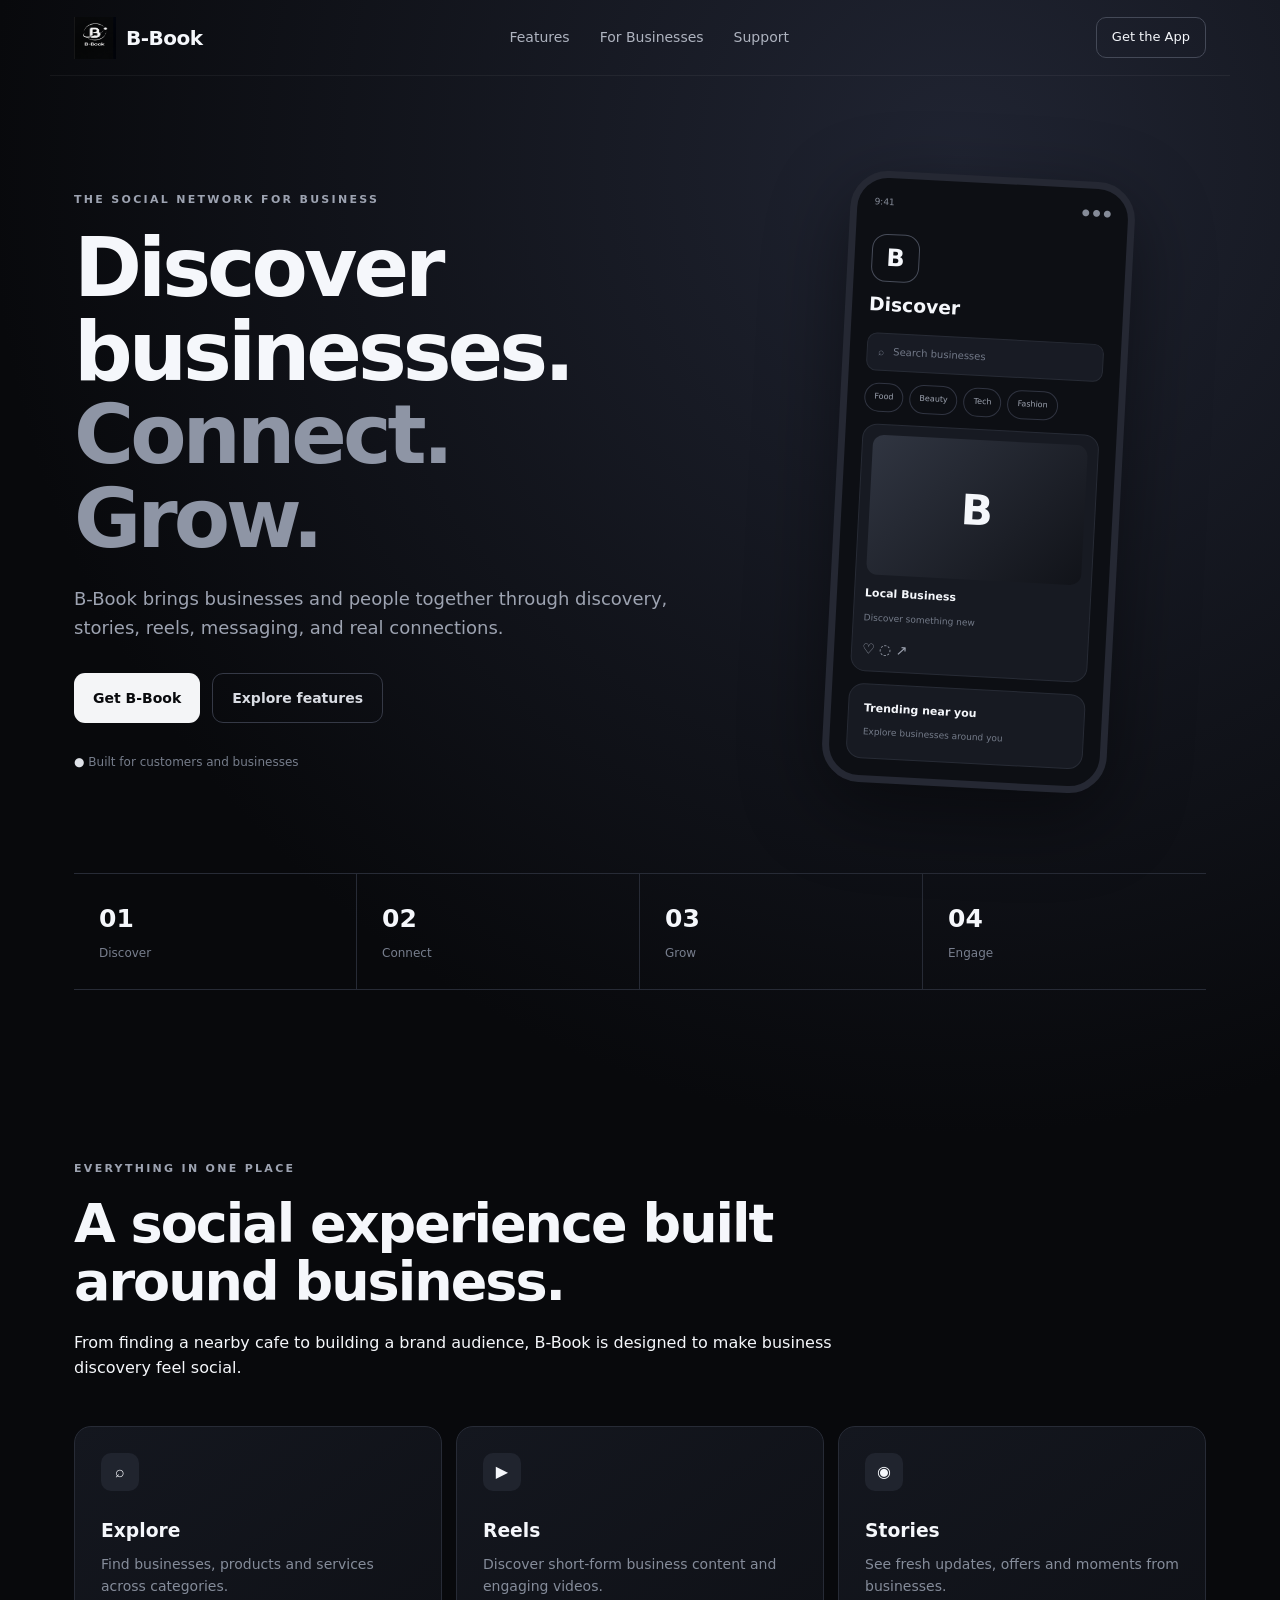
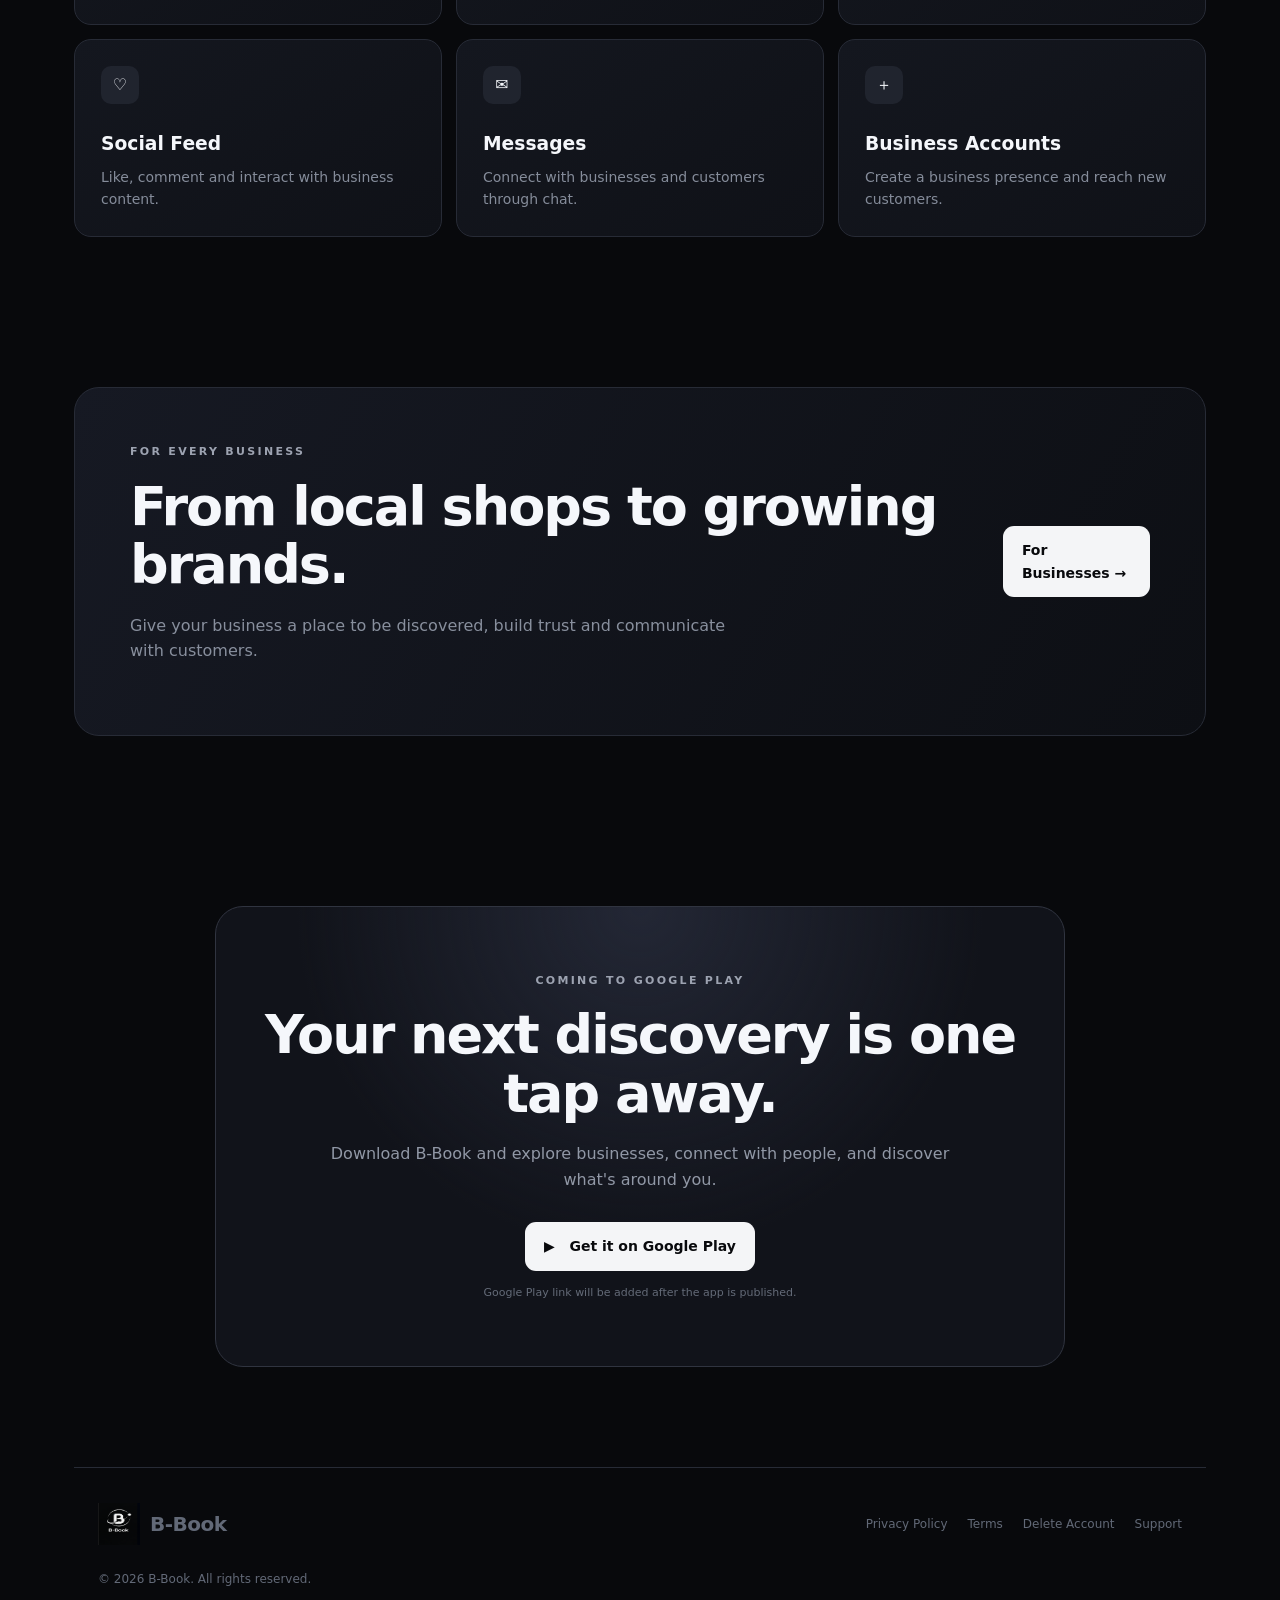
<file: index.html>
<!DOCTYPE html>
<html lang="en">
<head>
<meta charset="UTF-8">
<meta name="viewport" content="width=device-width, initial-scale=1.0">
<meta name="description" content="B-Book — discover, connect with, and grow businesses in one social platform.">
<title>B-Book | Discover. Connect. Grow.</title>
<link rel="stylesheet" href="css/style.css">
</head>
<body>
<header class="nav">
<a class="brand" href="index.html">
  <img src="bbook-logo.png" alt="B-Book Logo" class="brand-logo">
  <span>B-Book</span>
</a>
  <nav>
    <a href="#features">Features</a>
    <a href="businesses.html">For Businesses</a>
    <a href="support.html">Support</a>
  </nav>
  <a class="nav-btn" href="#download">Get the App</a>
</header>

<main>
<section class="hero">
  <div class="hero-copy">
    <div class="eyebrow">THE SOCIAL NETWORK FOR BUSINESS</div>
    <h1>Discover businesses.<br><span>Connect. Grow.</span></h1>
    <p>B-Book brings businesses and people together through discovery, stories, reels, messaging, and real connections.</p>
    <div class="hero-actions">
      <a class="primary-btn" href="#download">Get B-Book</a>
      <a class="secondary-btn" href="#features">Explore features</a>
    </div>
    <div class="mini-proof"><span>●</span> Built for customers and businesses</div>
  </div>
  <div class="phone-wrap">
    <div class="phone">
      <div class="phone-top"><span>9:41</span><span>● ● ●</span></div>
      <div class="app-logo">B</div>
      <h3>Discover</h3>
      <div class="search">⌕ &nbsp; Search businesses</div>
      <div class="story-row"><i>Food</i><i>Beauty</i><i>Tech</i><i>Fashion</i></div>
      <div class="mock-card"><div class="mock-image">B</div><b>Local Business</b><small>Discover something new</small><div class="mock-actions">♡  ◌  ↗</div></div>
      <div class="mock-card small-card"><b>Trending near you</b><small>Explore businesses around you</small></div>
    </div>
  </div>
</section>

<section class="stats">
  <div><strong>01</strong><span>Discover</span></div>
  <div><strong>02</strong><span>Connect</span></div>
  <div><strong>03</strong><span>Grow</span></div>
  <div><strong>04</strong><span>Engage</span></div>
</section>

<section id="features" class="section">
  <div class="section-heading"><div class="eyebrow">EVERYTHING IN ONE PLACE</div><h2>A social experience built around business.</h2><p>From finding a nearby cafe to building a brand audience, B-Book is designed to make business discovery feel social.</p></div>
  <div class="feature-grid">
    <article><span>⌕</span><h3>Explore</h3><p>Find businesses, products and services across categories.</p></article>
    <article><span>▶</span><h3>Reels</h3><p>Discover short-form business content and engaging videos.</p></article>
    <article><span>◉</span><h3>Stories</h3><p>See fresh updates, offers and moments from businesses.</p></article>
    <article><span>♡</span><h3>Social Feed</h3><p>Like, comment and interact with business content.</p></article>
    <article><span>✉</span><h3>Messages</h3><p>Connect with businesses and customers through chat.</p></article>
    <article><span>＋</span><h3>Business Accounts</h3><p>Create a business presence and reach new customers.</p></article>
  </div>
</section>

<section class="business-banner">
  <div><div class="eyebrow">FOR EVERY BUSINESS</div><h2>From local shops to growing brands.</h2><p>Give your business a place to be discovered, build trust and communicate with customers.</p></div>
  <a class="primary-btn" href="businesses.html">For Businesses →</a>
</section>

<section id="download" class="download">
  <div class="download-box">
    <div class="eyebrow">COMING TO GOOGLE PLAY</div>
    <h2>Your next discovery is one tap away.</h2>
    <p>Download B-Book and explore businesses, connect with people, and discover what's around you.</p>
    <a class="play-btn" href="#" onclick="alert('Replace this button with your Google Play Store URL after publishing.');return false;">▶ &nbsp; Get it on Google Play</a>
    <small>Google Play link will be added after the app is published.</small>
  </div>
</section>
</main>

<footer>
  <div class="footer-top">
    <a class="brand" href="index.html">
  <img src="bbook-logo.png" alt="B-Book Logo" class="brand-logo">
  <span>B-Book</span>
</a>
    <div class="footer-links">
      <a href="privacy.html">Privacy Policy</a><a href="terms.html">Terms</a><a href="delete-account.html">Delete Account</a><a href="support.html">Support</a>
    </div>
  </div>
  <p>© 2026 B-Book. All rights reserved.</p>
</footer>
<script src="js/script.js"></script>
</body>
</html>
</file>
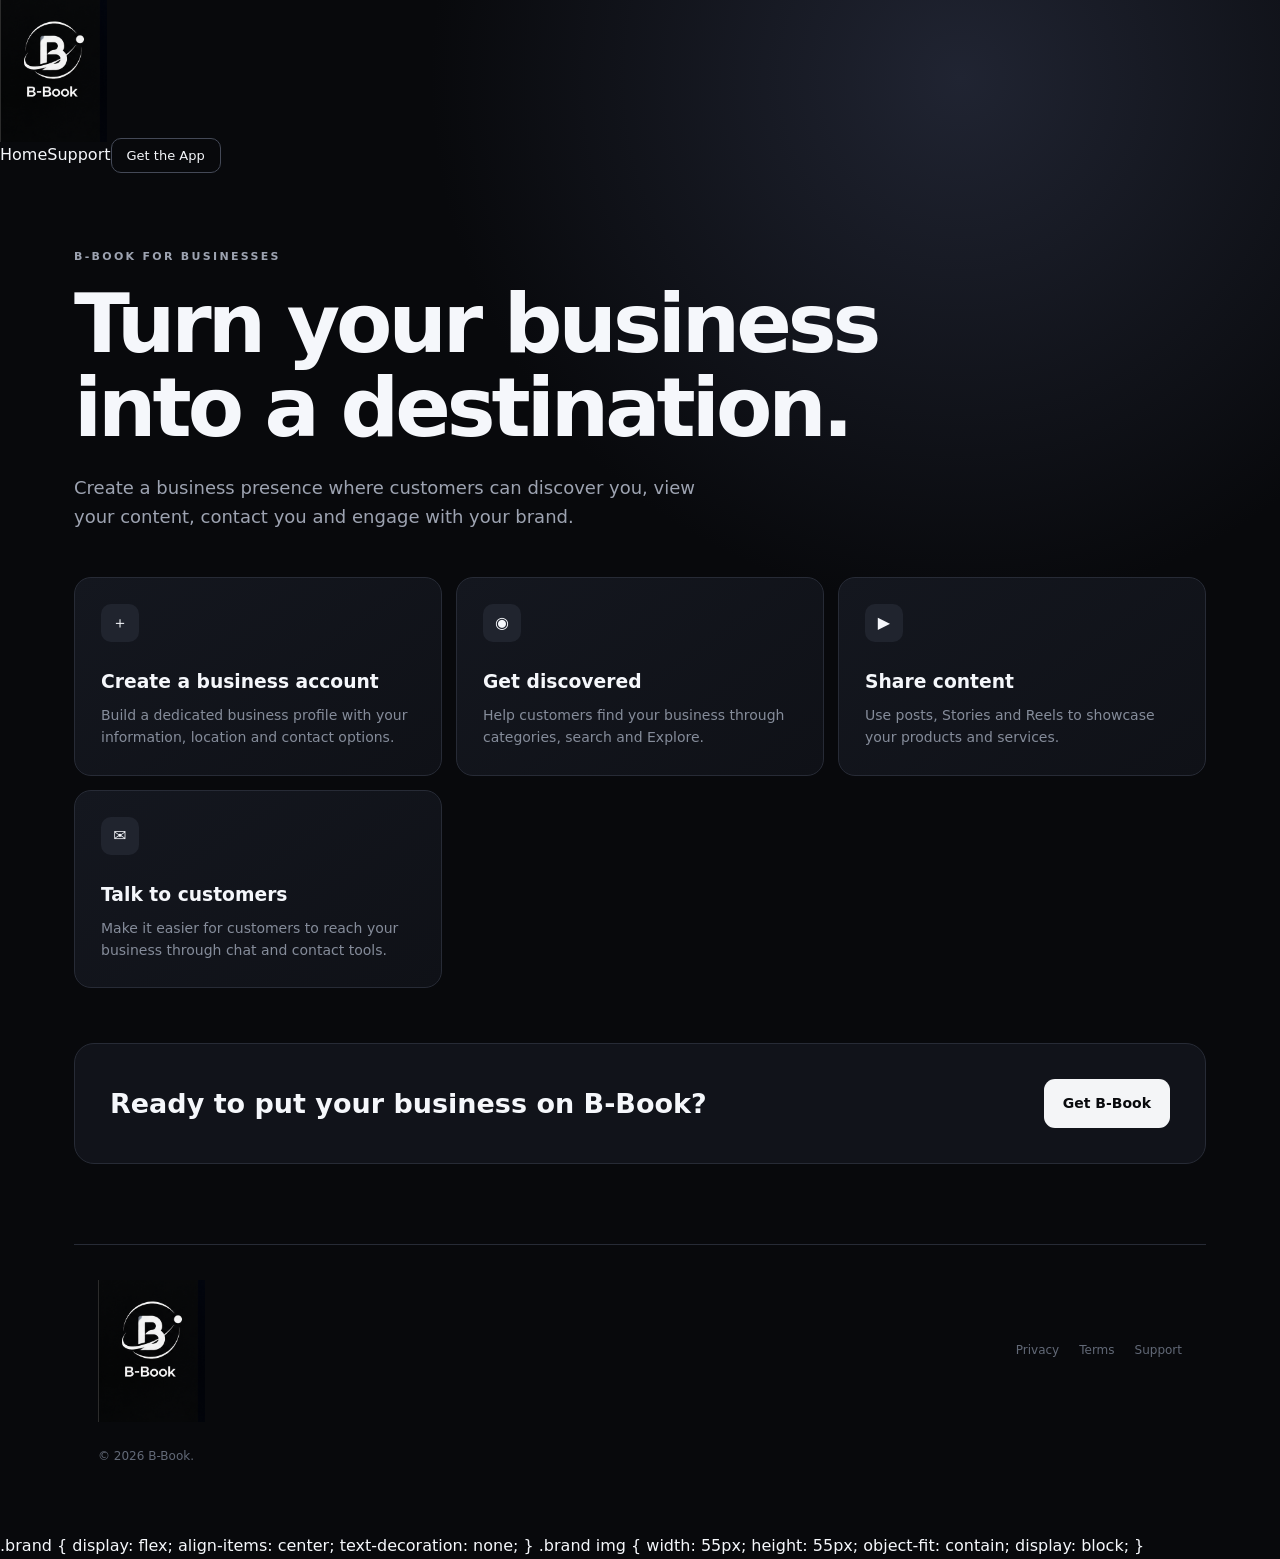
<file: businesses.html>
<!DOCTYPE html>
<html lang="en"><head><meta charset="UTF-8"><meta name="viewport" content="width=device-width,initial-scale=1"><title>B-Book for Businesses</title><link rel="stylesheet" href="css/style.css"></head>
<body>
<a class="brand" href="index.html">
  <img src="bbook-logo.png" alt="B-Book Logo">
</a><a href="index.html">Home</a><a href="support.html">Support</a></nav><a class="nav-btn" href="index.html#download">Get the App</a></header>
<main class="page">
<div class="eyebrow">B-BOOK FOR BUSINESSES</div><h1>Turn your business into a destination.</h1><p class="lead">Create a business presence where customers can discover you, view your content, contact you and engage with your brand.</p>
<div class="feature-grid">
<article><span>＋</span><h3>Create a business account</h3><p>Build a dedicated business profile with your information, location and contact options.</p></article>
<article><span>◉</span><h3>Get discovered</h3><p>Help customers find your business through categories, search and Explore.</p></article>
<article><span>▶</span><h3>Share content</h3><p>Use posts, Stories and Reels to showcase your products and services.</p></article>
<article><span>✉</span><h3>Talk to customers</h3><p>Make it easier for customers to reach your business through chat and contact tools.</p></article>
</div>
<div class="cta-strip"><h2>Ready to put your business on B-Book?</h2><a class="primary-btn" href="index.html#download">Get B-Book</a></div>
</main>
<footer><div class="footer-top"><a class="brand" href="index.html">
  <img src="bbook-logo.png" alt="B-Book Logo">
</a><div class="footer-links"><a href="privacy.html">Privacy</a><a href="terms.html">Terms</a><a href="support.html">Support</a></div></div><p>© 2026 B-Book.</p></footer>
</body></html>
.brand {
  display: flex;
  align-items: center;
  text-decoration: none;
}

.brand img {
  width: 55px;
  height: 55px;
  object-fit: contain;
  display: block;
}
</file>
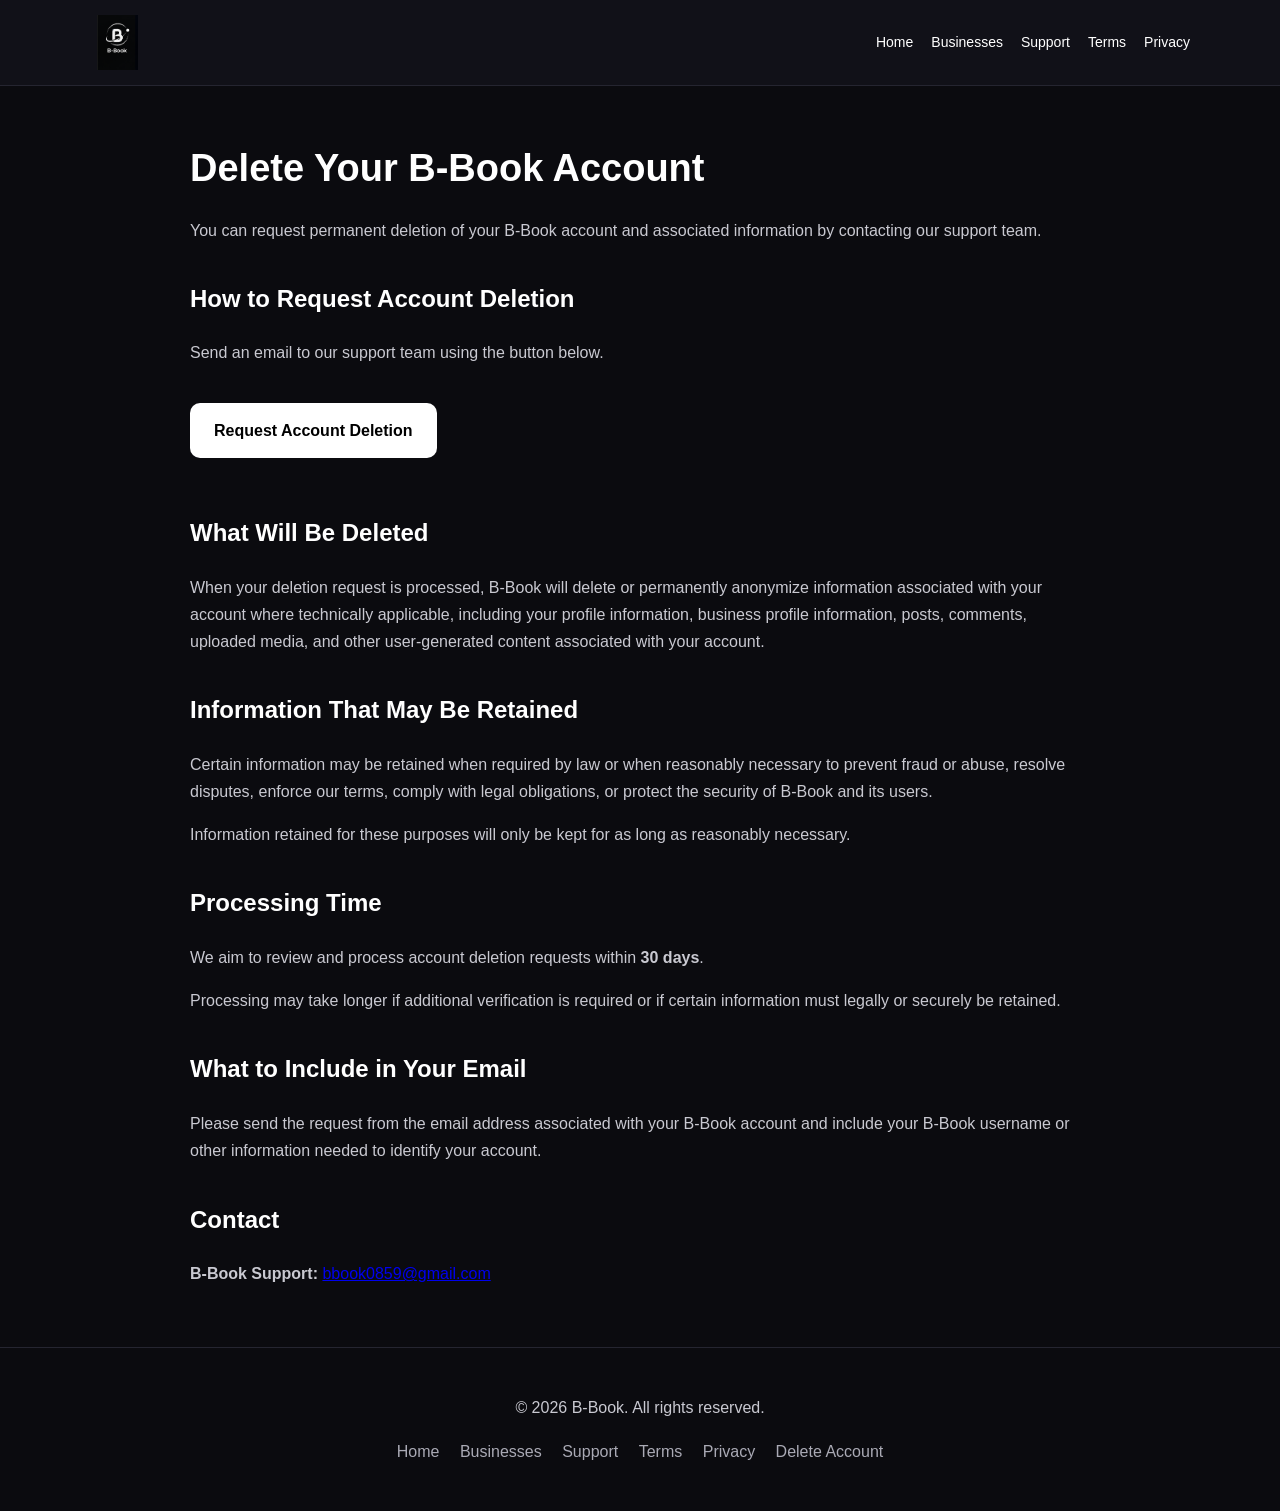
<file: delete-account.html>
<!DOCTYPE html>
<html lang="en">
<head>
  <meta charset="UTF-8">
  <meta name="viewport" content="width=device-width, initial-scale=1.0">
  <title>Delete Account - B-Book</title>

  <style>
    body {
      margin: 0;
      font-family: Arial, sans-serif;
      background: #0b0b0f;
      color: #ffffff;
      line-height: 1.7;
    }

    header {
      background: #111118;
      border-bottom: 1px solid #252530;
      padding: 15px 20px;
    }

    .header-content {
      max-width: 1100px;
      margin: auto;
      display: flex;
      align-items: center;
      justify-content: space-between;
      gap: 20px;
    }

    .logo img {
      width: 55px;
      height: 55px;
      object-fit: contain;
      display: block;
    }

    nav {
      display: flex;
      gap: 18px;
      flex-wrap: wrap;
    }

    nav a {
      color: #ffffff;
      text-decoration: none;
      font-size: 14px;
    }

    nav a:hover {
      opacity: 0.7;
    }

    main {
      max-width: 900px;
      margin: 50px auto;
      padding: 0 20px;
    }

    h1 {
      font-size: 38px;
      margin-bottom: 15px;
    }

    h2 {
      margin-top: 35px;
    }

    h3 {
      margin-top: 25px;
    }

    p {
      color: #c9c9d1;
    }

    .button {
      display: inline-block;
      margin: 20px 0;
      padding: 14px 24px;
      background: #ffffff;
      color: #000000;
      text-decoration: none;
      border-radius: 10px;
      font-weight: bold;
    }

    .button:hover {
      opacity: 0.85;
    }

    footer {
      border-top: 1px solid #252530;
      margin-top: 60px;
      padding: 30px 20px;
      text-align: center;
      color: #888894;
    }

    footer a {
      color: #aaaab5;
      text-decoration: none;
      margin: 0 8px;
    }
  </style>
</head>

<body>

<header>
  <div class="header-content">

    <a href="index.html" class="logo">
      <img src="bbook-logo.png" alt="B-Book Logo">
    </a>

    <nav>
      <a href="index.html">Home</a>
      <a href="businesses.html">Businesses</a>
      <a href="support.html">Support</a>
      <a href="terms.html">Terms</a>
      <a href="privacy.html">Privacy</a>
    </nav>

  </div>
</header>

<main>

  <h1>Delete Your B-Book Account</h1>

  <p>
    You can request permanent deletion of your B-Book account and associated
    information by contacting our support team.
  </p>

  <h2>How to Request Account Deletion</h2>

  <p>
    Send an email to our support team using the button below.
  </p>

  <a
    href="mailto:bbook0859@gmail.com?subject=B-Book%20Account%20Deletion%20Request"
    class="button">
    Request Account Deletion
  </a>

  <h2>What Will Be Deleted</h2>

  <p>
    When your deletion request is processed, B-Book will delete or permanently
    anonymize information associated with your account where technically
    applicable, including your profile information, business profile information,
    posts, comments, uploaded media, and other user-generated content associated
    with your account.
  </p>

  <h2>Information That May Be Retained</h2>

  <p>
    Certain information may be retained when required by law or when reasonably
    necessary to prevent fraud or abuse, resolve disputes, enforce our terms,
    comply with legal obligations, or protect the security of B-Book and its users.
  </p>

  <p>
    Information retained for these purposes will only be kept for as long as
    reasonably necessary.
  </p>

  <h2>Processing Time</h2>

  <p>
    We aim to review and process account deletion requests within
    <strong>30 days</strong>.
  </p>

  <p>
    Processing may take longer if additional verification is required or if
    certain information must legally or securely be retained.
  </p>

  <h2>What to Include in Your Email</h2>

  <p>
    Please send the request from the email address associated with your B-Book
    account and include your B-Book username or other information needed to
    identify your account.
  </p>

  <h2>Contact</h2>

  <p>
    <strong>B-Book Support:</strong>
    <a href="mailto:bbook0859@gmail.com">bbook0859@gmail.com</a>
  </p>

</main>

<footer>
  <p>© 2026 B-Book. All rights reserved.</p>

  <p>
    <a href="index.html">Home</a>
    <a href="businesses.html">Businesses</a>
    <a href="support.html">Support</a>
    <a href="terms.html">Terms</a>
    <a href="privacy.html">Privacy</a>
    <a href="delete-account.html">Delete Account</a>
  </p>
</footer>

</body>
</html>
</file>
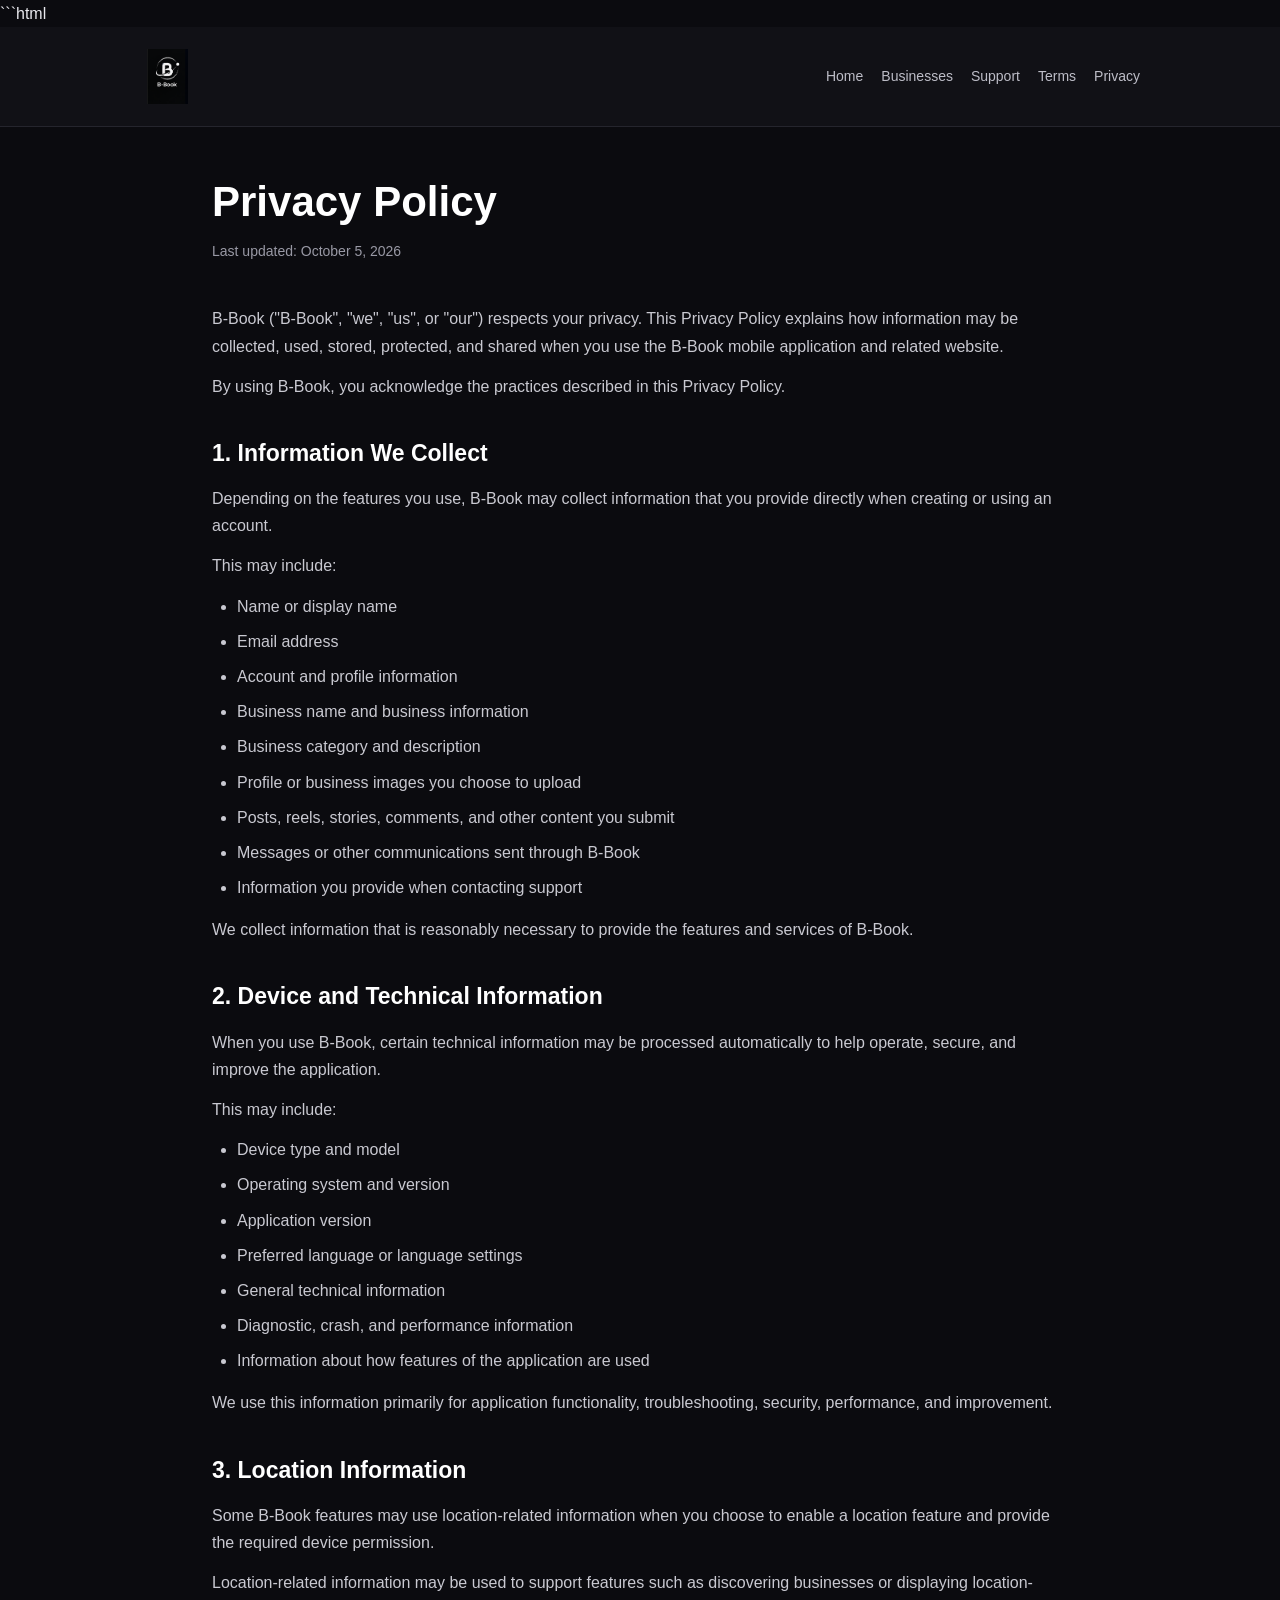
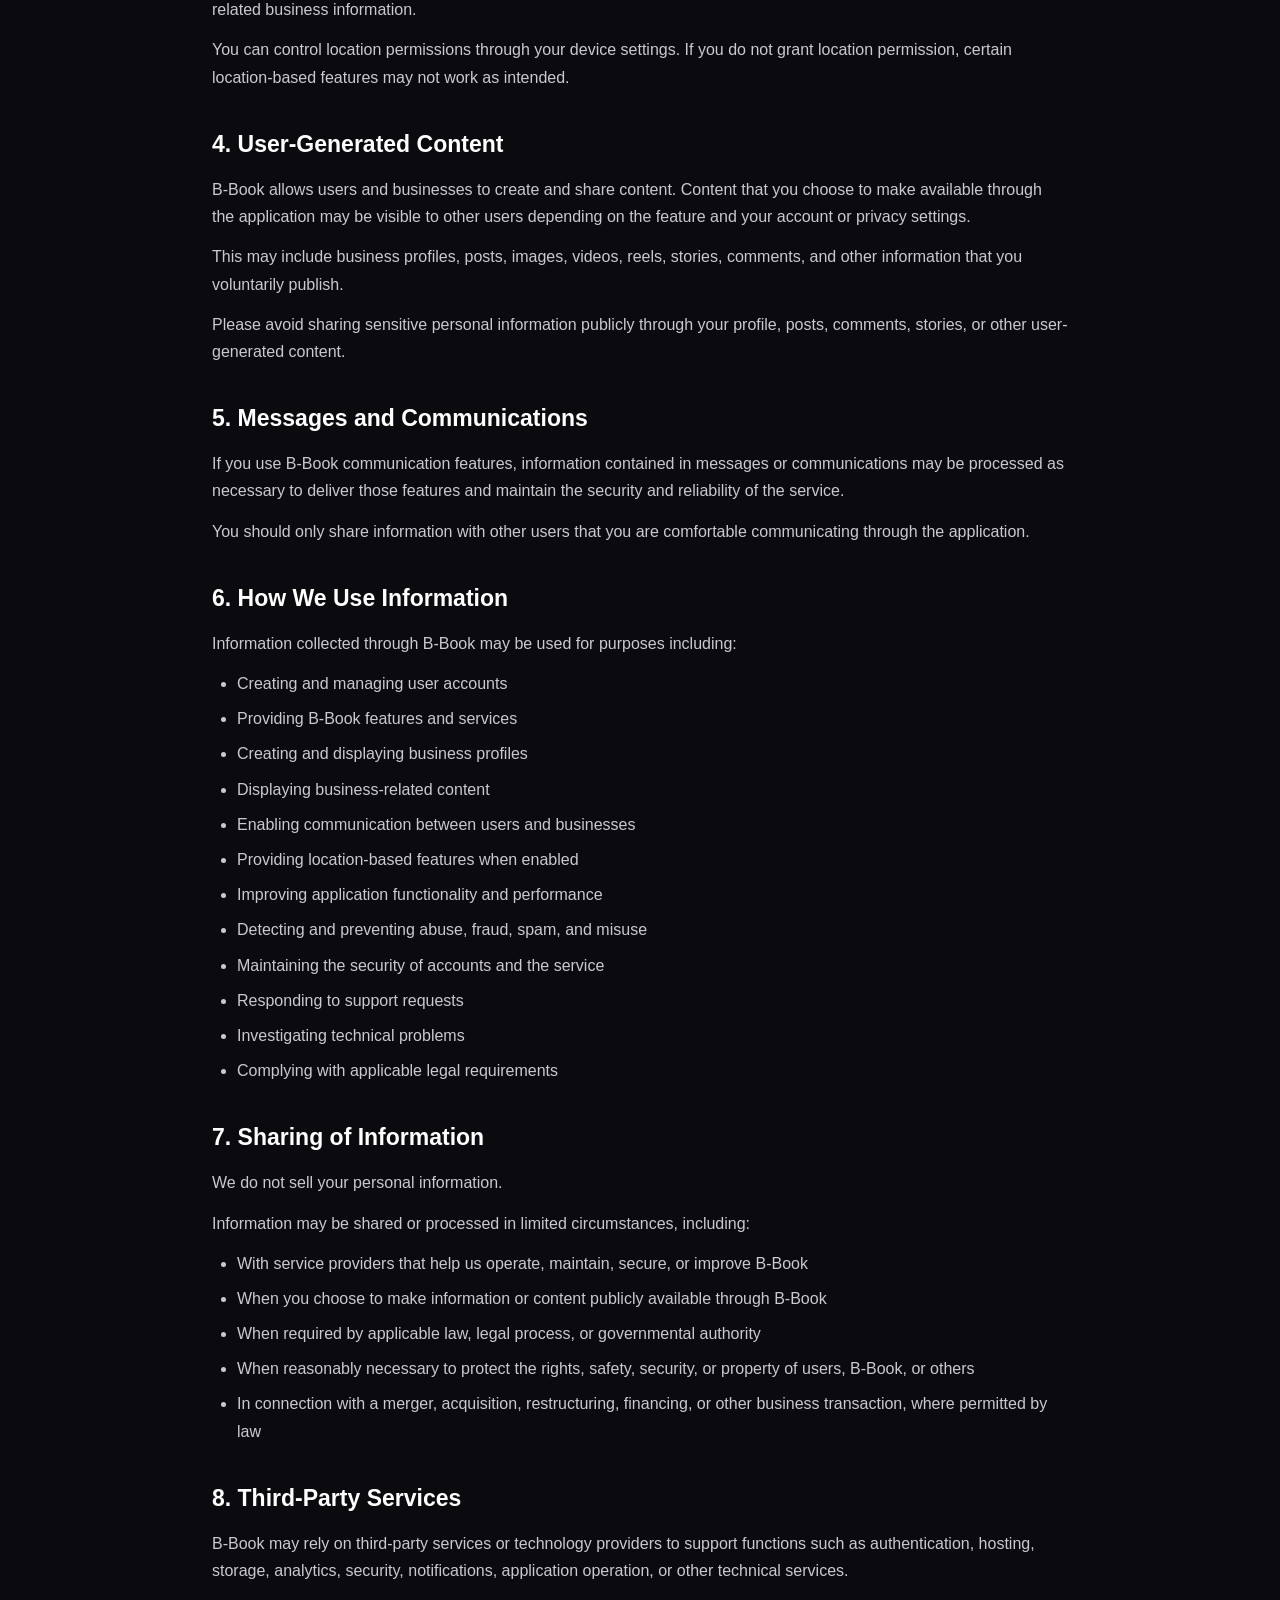
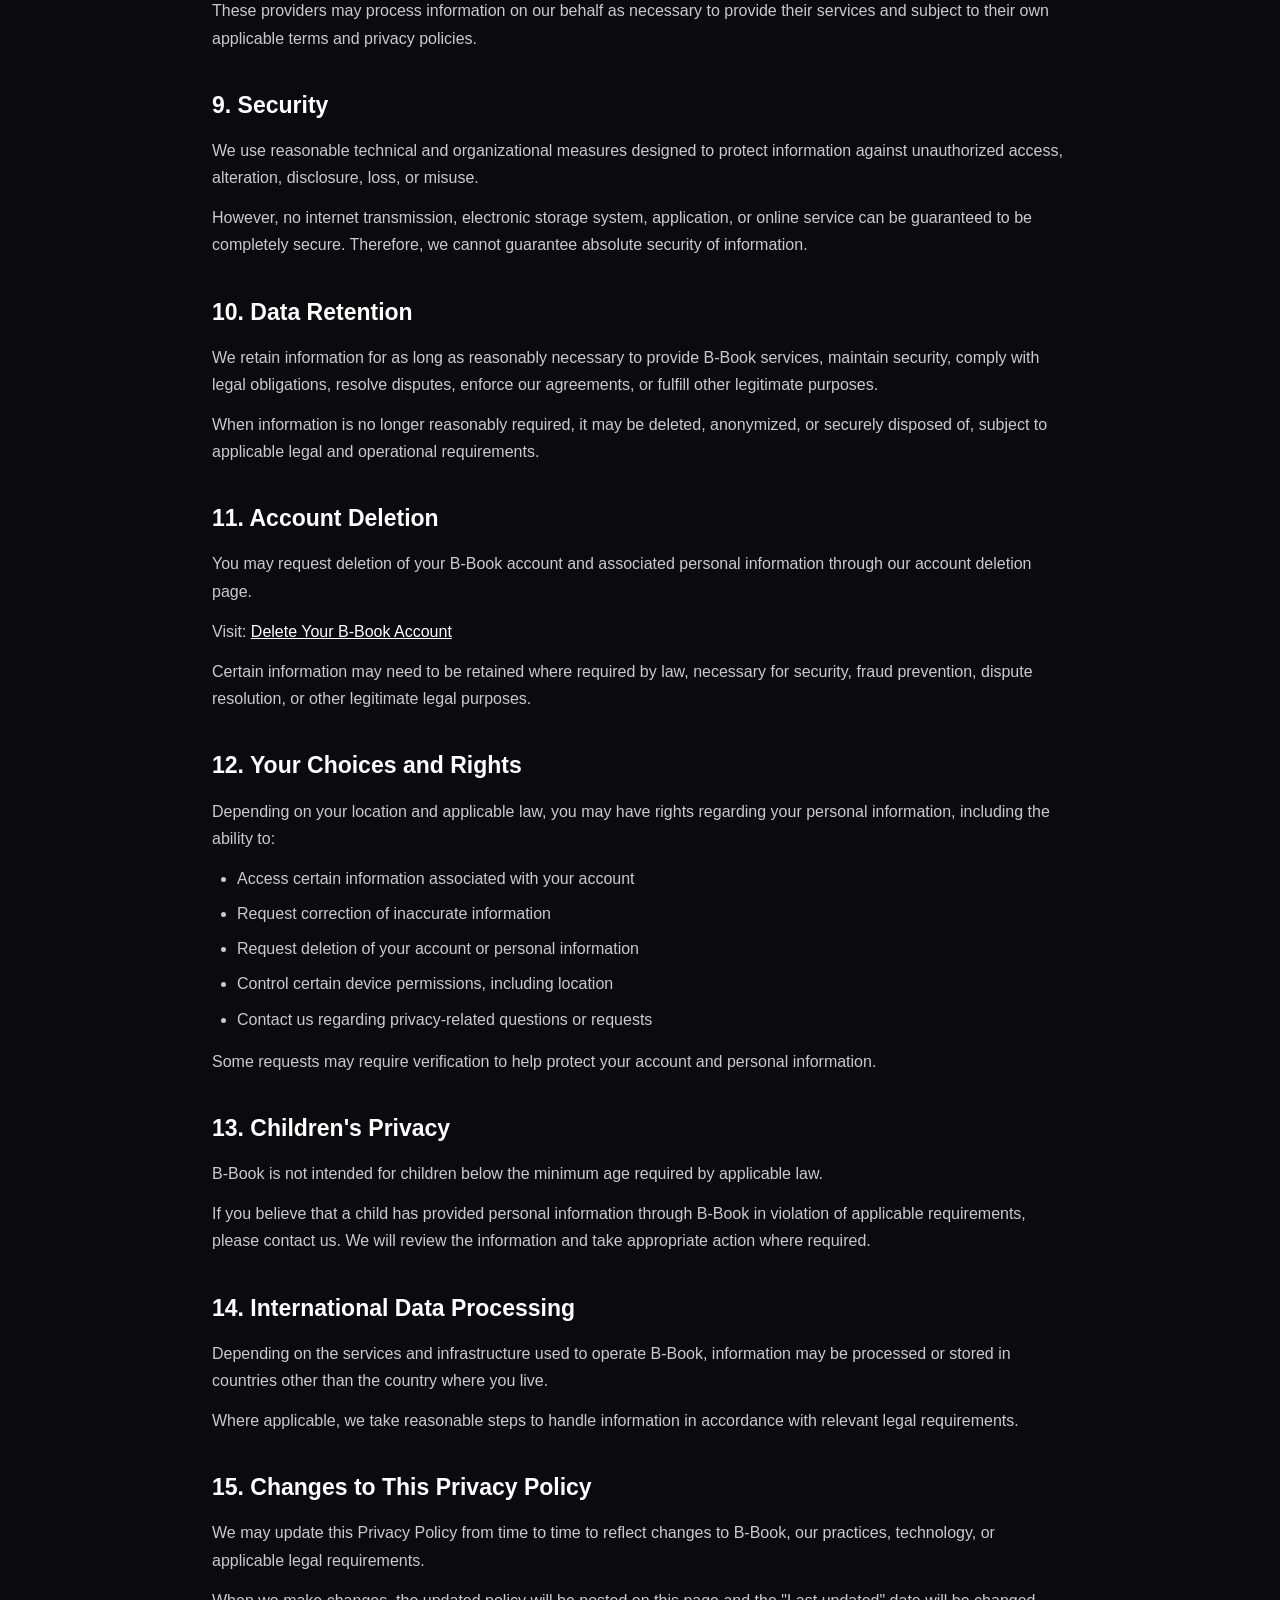
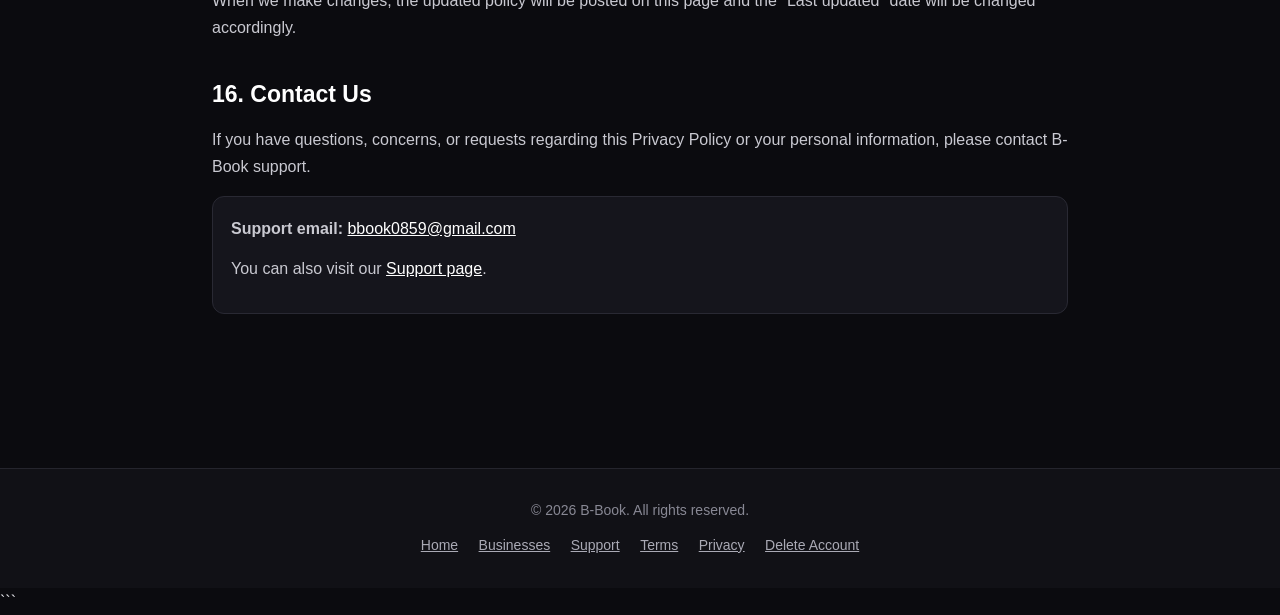
<file: privacy.html>
```html
<!DOCTYPE html>
<html lang="en">
<head>
  <meta charset="UTF-8">
  <meta name="viewport" content="width=device-width, initial-scale=1.0">

  <title>Privacy Policy | B-Book</title>

  <meta name="description" content="B-Book Privacy Policy. Learn how B-Book collects, uses, protects, and manages information when you use the B-Book application and website.">

  <style>
    * {
      box-sizing: border-box;
      margin: 0;
      padding: 0;
    }

    body {
      font-family: Arial, Helvetica, sans-serif;
      background: #0b0b0f;
      color: #e8e8ed;
      line-height: 1.7;
    }

    header {
      background: #111116;
      border-bottom: 1px solid #25252d;
      padding: 22px 20px;
      position: sticky;
      top: 0;
      z-index: 10;
    }

    .header-content {
      max-width: 1000px;
      margin: auto;
      display: flex;
      align-items: center;
      justify-content: space-between;
      gap: 20px;
    }

    .logo {
  display: flex;
  align-items: center;
  text-decoration: none;
}

.logo img {
  width: 55px;
  height: 55px;
  object-fit: contain;
  display: block;
}

    nav {
      display: flex;
      gap: 18px;
      flex-wrap: wrap;
    }

    nav a {
      color: #bdbdc7;
      text-decoration: none;
      font-size: 14px;
    }

    nav a:hover {
      color: #ffffff;
    }

    main {
      max-width: 900px;
      margin: 50px auto;
      padding: 0 22px 70px;
    }

    .hero {
      margin-bottom: 42px;
    }

    h1 {
      color: #ffffff;
      font-size: 42px;
      line-height: 1.2;
      margin-bottom: 12px;
    }

    .updated {
      color: #9999a5;
      font-size: 14px;
    }

    section {
      margin-bottom: 34px;
    }

    h2 {
      color: #ffffff;
      font-size: 23px;
      margin-bottom: 12px;
    }

    p {
      color: #c9c9d1;
      font-size: 16px;
      margin-bottom: 13px;
    }

    ul {
      margin: 10px 0 15px 25px;
      color: #c9c9d1;
    }

    li {
      margin-bottom: 8px;
    }

    a {
      color: #ffffff;
      text-decoration: underline;
    }

    .notice {
      background: #15151c;
      border: 1px solid #292933;
      border-radius: 12px;
      padding: 18px;
      margin-top: 15px;
    }

    footer {
      border-top: 1px solid #25252d;
      background: #111116;
      padding: 30px 20px;
      text-align: center;
    }

    footer p {
      color: #888894;
      font-size: 14px;
      margin-bottom: 8px;
    }

    footer a {
      color: #aaaab5;
      margin: 0 8px;
      font-size: 14px;
    }

    @media (max-width: 650px) {
      header {
        position: static;
      }

      .header-content {
        flex-direction: column;
        align-items: flex-start;
      }

      nav {
        gap: 12px;
      }

      h1 {
        font-size: 34px;
      }

      h2 {
        font-size: 21px;
      }

      p,
      li {
        font-size: 15px;
      }
    }
  </style>
</head>

<body>

<header>
  <div class="header-content">

    <a href="index.html" class="logo">
  <img src="bbook-logo.png" alt="B-Book Logo">
</a>

    <nav>
      <a href="index.html">Home</a>
      <a href="businesses.html">Businesses</a>
      <a href="support.html">Support</a>
      <a href="terms.html">Terms</a>
      <a href="privacy.html">Privacy</a>
    </nav>

  </div>
</header>

<main>

  <div class="hero">
    <h1>Privacy Policy</h1>
    <p class="updated">Last updated: October 5, 2026</p>
  </div>

  <section>
    <p>
      B-Book ("B-Book", "we", "us", or "our") respects your privacy.
      This Privacy Policy explains how information may be collected,
      used, stored, protected, and shared when you use the B-Book
      mobile application and related website.
    </p>

    <p>
      By using B-Book, you acknowledge the practices described in this
      Privacy Policy.
    </p>
  </section>

  <section>
    <h2>1. Information We Collect</h2>

    <p>
      Depending on the features you use, B-Book may collect information
      that you provide directly when creating or using an account.
    </p>

    <p>This may include:</p>

    <ul>
      <li>Name or display name</li>
      <li>Email address</li>
      <li>Account and profile information</li>
      <li>Business name and business information</li>
      <li>Business category and description</li>
      <li>Profile or business images you choose to upload</li>
      <li>Posts, reels, stories, comments, and other content you submit</li>
      <li>Messages or other communications sent through B-Book</li>
      <li>Information you provide when contacting support</li>
    </ul>

    <p>
      We collect information that is reasonably necessary to provide
      the features and services of B-Book.
    </p>
  </section>

  <section>
    <h2>2. Device and Technical Information</h2>

    <p>
      When you use B-Book, certain technical information may be
      processed automatically to help operate, secure, and improve
      the application.
    </p>

    <p>This may include:</p>

    <ul>
      <li>Device type and model</li>
      <li>Operating system and version</li>
      <li>Application version</li>
      <li>Preferred language or language settings</li>
      <li>General technical information</li>
      <li>Diagnostic, crash, and performance information</li>
      <li>Information about how features of the application are used</li>
    </ul>

    <p>
      We use this information primarily for application functionality,
      troubleshooting, security, performance, and improvement.
    </p>
  </section>

  <section>
    <h2>3. Location Information</h2>

    <p>
      Some B-Book features may use location-related information when
      you choose to enable a location feature and provide the required
      device permission.
    </p>

    <p>
      Location-related information may be used to support features such
      as discovering businesses or displaying location-related business
      information.
    </p>

    <p>
      You can control location permissions through your device settings.
      If you do not grant location permission, certain location-based
      features may not work as intended.
    </p>
  </section>

  <section>
    <h2>4. User-Generated Content</h2>

    <p>
      B-Book allows users and businesses to create and share content.
      Content that you choose to make available through the application
      may be visible to other users depending on the feature and your
      account or privacy settings.
    </p>

    <p>
      This may include business profiles, posts, images, videos,
      reels, stories, comments, and other information that you
      voluntarily publish.
    </p>

    <p>
      Please avoid sharing sensitive personal information publicly
      through your profile, posts, comments, stories, or other
      user-generated content.
    </p>
  </section>

  <section>
    <h2>5. Messages and Communications</h2>

    <p>
      If you use B-Book communication features, information contained
      in messages or communications may be processed as necessary to
      deliver those features and maintain the security and reliability
      of the service.
    </p>

    <p>
      You should only share information with other users that you are
      comfortable communicating through the application.
    </p>
  </section>

  <section>
    <h2>6. How We Use Information</h2>

    <p>
      Information collected through B-Book may be used for purposes
      including:
    </p>

    <ul>
      <li>Creating and managing user accounts</li>
      <li>Providing B-Book features and services</li>
      <li>Creating and displaying business profiles</li>
      <li>Displaying business-related content</li>
      <li>Enabling communication between users and businesses</li>
      <li>Providing location-based features when enabled</li>
      <li>Improving application functionality and performance</li>
      <li>Detecting and preventing abuse, fraud, spam, and misuse</li>
      <li>Maintaining the security of accounts and the service</li>
      <li>Responding to support requests</li>
      <li>Investigating technical problems</li>
      <li>Complying with applicable legal requirements</li>
    </ul>
  </section>

  <section>
    <h2>7. Sharing of Information</h2>

    <p>
      We do not sell your personal information.
    </p>

    <p>
      Information may be shared or processed in limited circumstances,
      including:
    </p>

    <ul>
      <li>
        With service providers that help us operate, maintain, secure,
        or improve B-Book
      </li>
      <li>
        When you choose to make information or content publicly
        available through B-Book
      </li>
      <li>
        When required by applicable law, legal process, or governmental
        authority
      </li>
      <li>
        When reasonably necessary to protect the rights, safety,
        security, or property of users, B-Book, or others
      </li>
      <li>
        In connection with a merger, acquisition, restructuring,
        financing, or other business transaction, where permitted by law
      </li>
    </ul>
  </section>

  <section>
    <h2>8. Third-Party Services</h2>

    <p>
      B-Book may rely on third-party services or technology providers
      to support functions such as authentication, hosting, storage,
      analytics, security, notifications, application operation, or
      other technical services.
    </p>

    <p>
      These providers may process information on our behalf as
      necessary to provide their services and subject to their own
      applicable terms and privacy policies.
    </p>
  </section>

  <section>
    <h2>9. Security</h2>

    <p>
      We use reasonable technical and organizational measures designed
      to protect information against unauthorized access, alteration,
      disclosure, loss, or misuse.
    </p>

    <p>
      However, no internet transmission, electronic storage system,
      application, or online service can be guaranteed to be completely
      secure. Therefore, we cannot guarantee absolute security of
      information.
    </p>
  </section>

  <section>
    <h2>10. Data Retention</h2>

    <p>
      We retain information for as long as reasonably necessary to
      provide B-Book services, maintain security, comply with legal
      obligations, resolve disputes, enforce our agreements, or fulfill
      other legitimate purposes.
    </p>

    <p>
      When information is no longer reasonably required, it may be
      deleted, anonymized, or securely disposed of, subject to applicable
      legal and operational requirements.
    </p>
  </section>

  <section>
    <h2>11. Account Deletion</h2>

    <p>
      You may request deletion of your B-Book account and associated
      personal information through our account deletion page.
    </p>

    <p>
      Visit:
      <a href="delete-account.html">Delete Your B-Book Account</a>
    </p>

    <p>
      Certain information may need to be retained where required by law,
      necessary for security, fraud prevention, dispute resolution, or
      other legitimate legal purposes.
    </p>
  </section>

  <section>
    <h2>12. Your Choices and Rights</h2>

    <p>
      Depending on your location and applicable law, you may have rights
      regarding your personal information, including the ability to:
    </p>

    <ul>
      <li>Access certain information associated with your account</li>
      <li>Request correction of inaccurate information</li>
      <li>Request deletion of your account or personal information</li>
      <li>Control certain device permissions, including location</li>
      <li>Contact us regarding privacy-related questions or requests</li>
    </ul>

    <p>
      Some requests may require verification to help protect your
      account and personal information.
    </p>
  </section>

  <section>
    <h2>13. Children's Privacy</h2>

    <p>
      B-Book is not intended for children below the minimum age required
      by applicable law.
    </p>

    <p>
      If you believe that a child has provided personal information
      through B-Book in violation of applicable requirements, please
      contact us. We will review the information and take appropriate
      action where required.
    </p>
  </section>

  <section>
    <h2>14. International Data Processing</h2>

    <p>
      Depending on the services and infrastructure used to operate
      B-Book, information may be processed or stored in countries other
      than the country where you live.
    </p>

    <p>
      Where applicable, we take reasonable steps to handle information
      in accordance with relevant legal requirements.
    </p>
  </section>

  <section>
    <h2>15. Changes to This Privacy Policy</h2>

    <p>
      We may update this Privacy Policy from time to time to reflect
      changes to B-Book, our practices, technology, or applicable legal
      requirements.
    </p>

    <p>
      When we make changes, the updated policy will be posted on this
      page and the "Last updated" date will be changed accordingly.
    </p>
  </section>

  <section>
    <h2>16. Contact Us</h2>

    <p>
      If you have questions, concerns, or requests regarding this
      Privacy Policy or your personal information, please contact
      B-Book support.
    </p>

    <div class="notice">
      <p>
        <strong>Support email:</strong>
        <a href="mailto:bbook0859@gmail.com">bbook0859@gmail.com</a>
      </p>

      <p>
        You can also visit our
        <a href="support.html">Support page</a>.
      </p>
    </div>
  </section>

</main>

<footer>
  <p>© 2026 B-Book. All rights reserved.</p>

  <div>
    <a href="index.html">Home</a>
    <a href="businesses.html">Businesses</a>
    <a href="support.html">Support</a>
    <a href="terms.html">Terms</a>
    <a href="privacy.html">Privacy</a>
    <a href="delete-account.html">Delete Account</a>
  </div>
</footer>

</body>
</html>
```
</file>
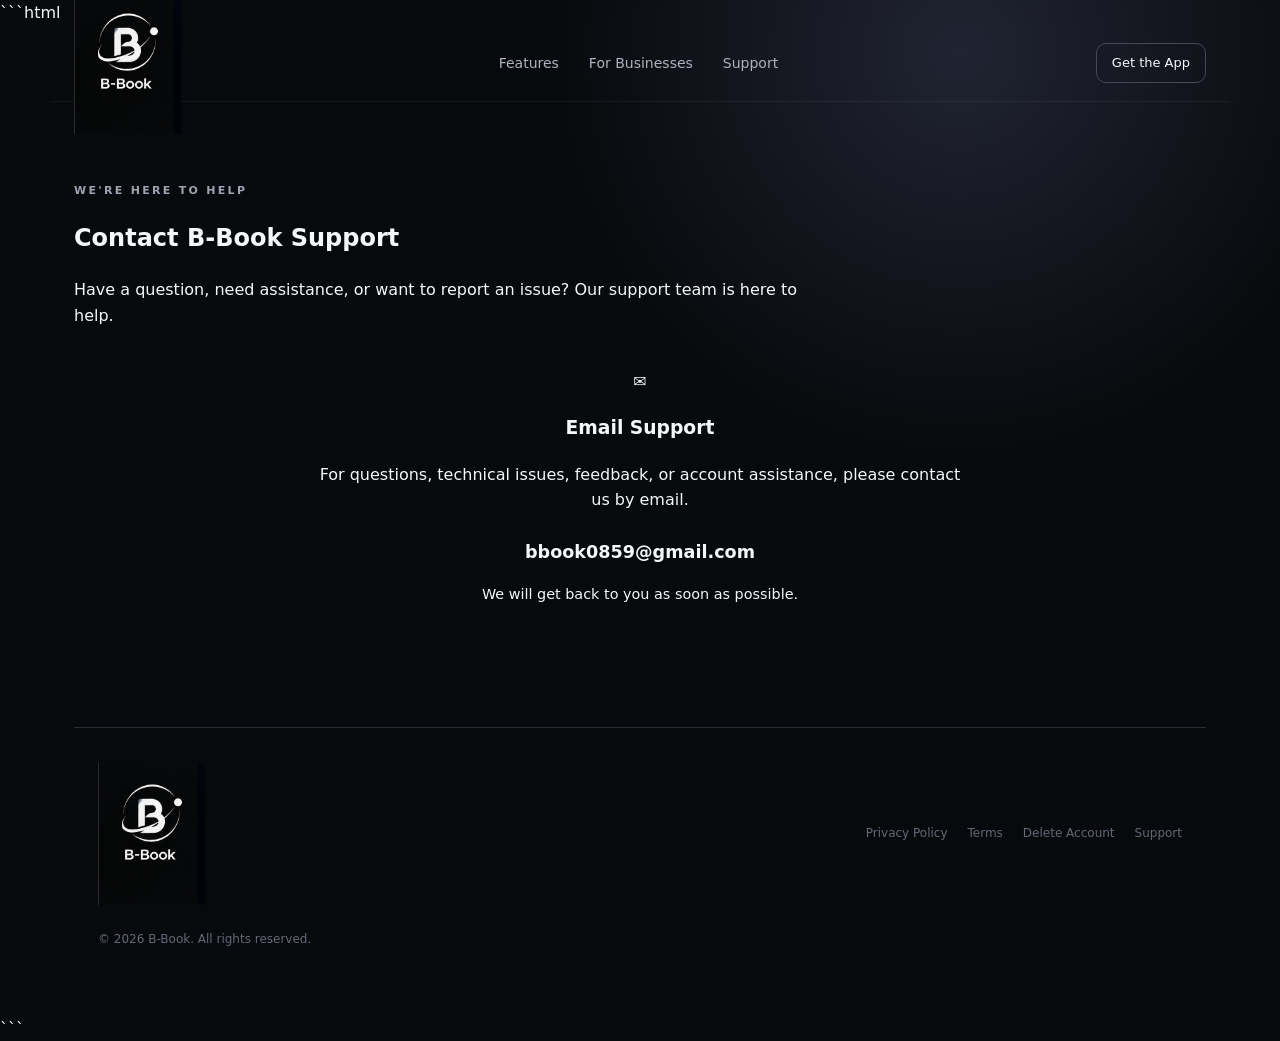
<file: support.html>
```html
<!DOCTYPE html>
<html lang="en">
<head>
<meta charset="UTF-8">
<meta name="viewport" content="width=device-width, initial-scale=1.0">
<meta name="description" content="Contact B-Book support.">
<title>Support | B-Book</title>
<link rel="stylesheet" href="css/style.css">
</head>

<body>

<header class="nav">
 <a class="brand" href="index.html">
  <img src="bbook-logo.png" alt="B-Book Logo">
</a>

  <nav>
    <a href="index.html#features">Features</a>
    <a href="businesses.html">For Businesses</a>
    <a href="support.html">Support</a>
  </nav>

  <a class="nav-btn" href="index.html#download">Get the App</a>
</header>

<main>

<section class="section">
  <div class="section-heading">

    <div class="eyebrow">WE'RE HERE TO HELP</div>

    <h1>Contact B-Book Support</h1>

    <p>
      Have a question, need assistance, or want to report an issue?
      Our support team is here to help.
    </p>

  </div>

  <div style="max-width:650px;margin:40px auto;text-align:center;">

    <article>
      <span>✉</span>

      <h3>Email Support</h3>

      <p>
        For questions, technical issues, feedback, or account assistance,
        please contact us by email.
      </p>

      <p style="margin-top:25px;font-size:1.1rem;">
        <a href="mailto:bbook0859@gmail.com"
           style="font-weight:700;text-decoration:none;">
          bbook0859@gmail.com
        </a>
      </p>

      <p style="font-size:0.9rem;margin-top:15px;">
        We will get back to you as soon as possible.
      </p>

    </article>

  </div>
</section>

</main>

<footer>
  <div class="footer-top">

    <a class="brand" href="index.html">
  <img src="bbook-logo.png" alt="B-Book Logo">
</a>

    <div class="footer-links">
      <a href="privacy.html">Privacy Policy</a>
      <a href="terms.html">Terms</a>
      <a href="delete-account.html">Delete Account</a>
      <a href="support.html">Support</a>
    </div>

  </div>

  <p>© 2026 B-Book. All rights reserved.</p>
</footer>

<script src="js/script.js"></script>

</body>
</html>
```
</file>
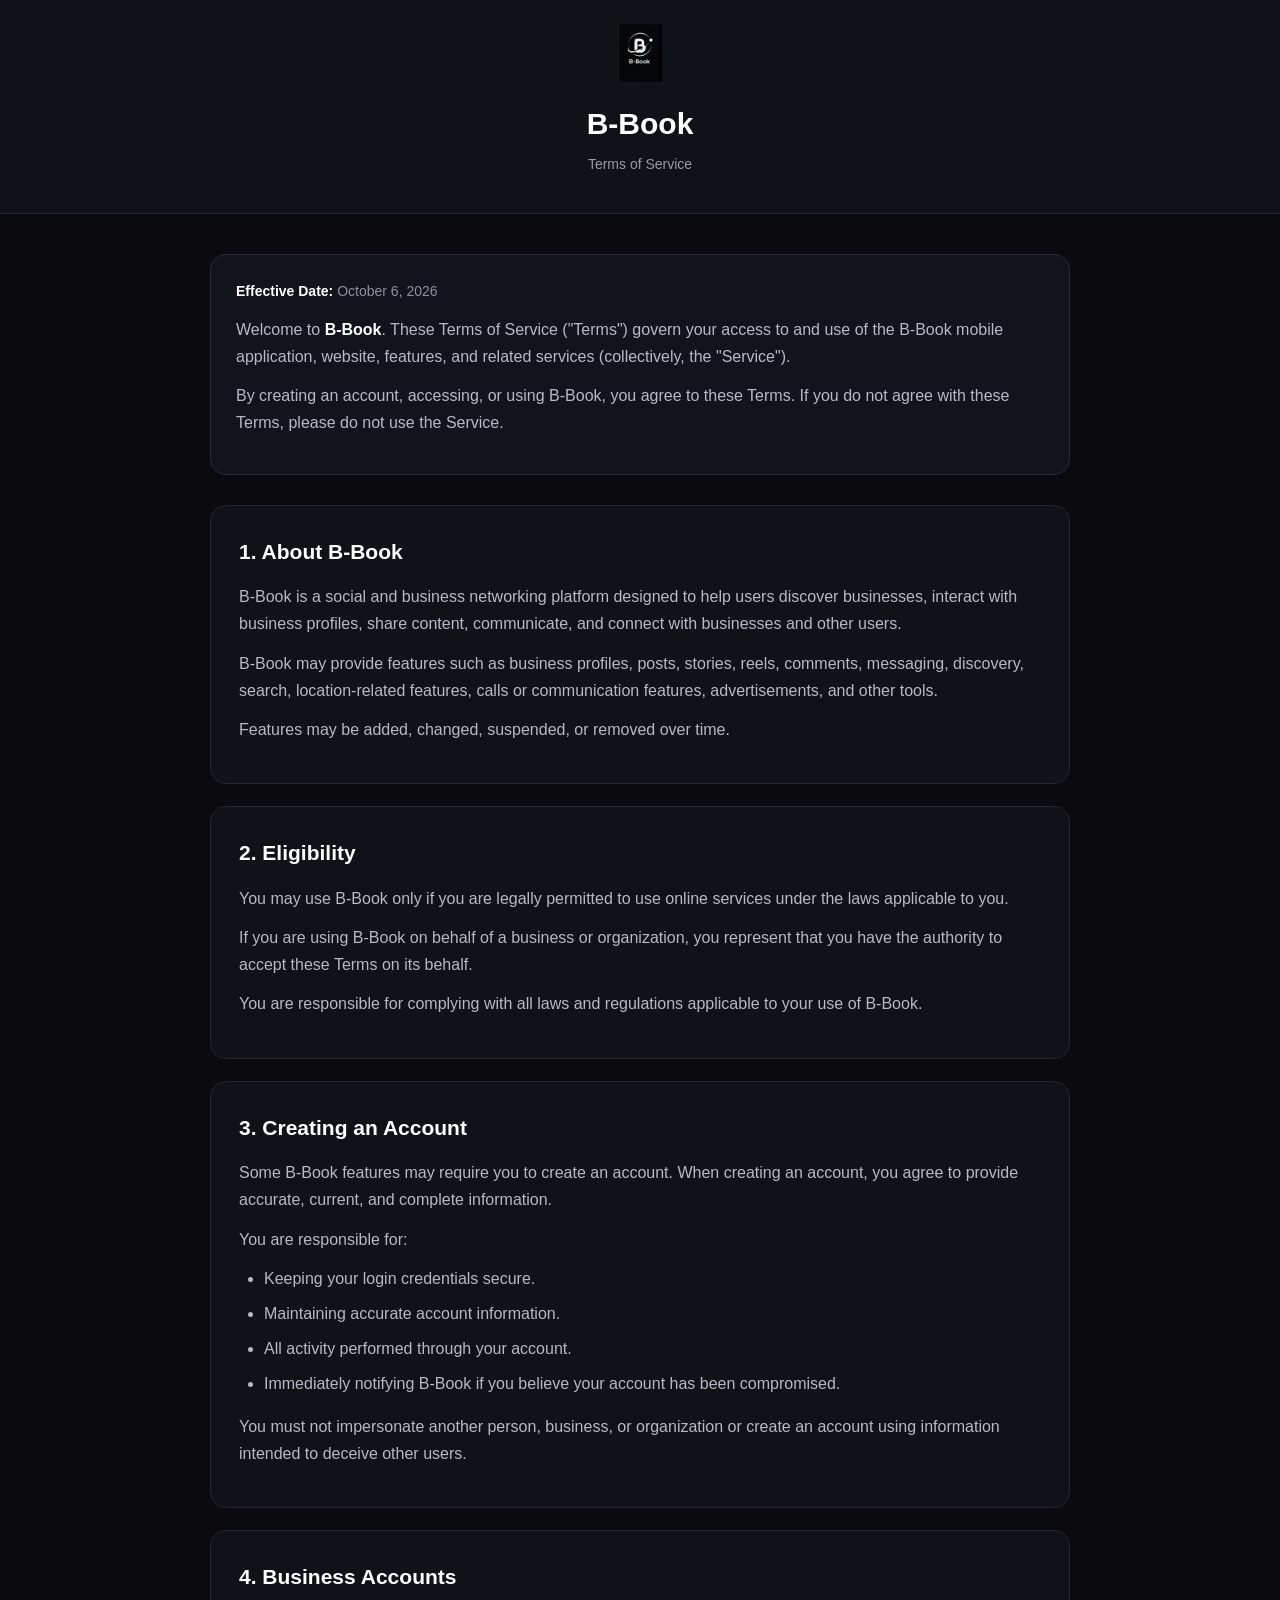
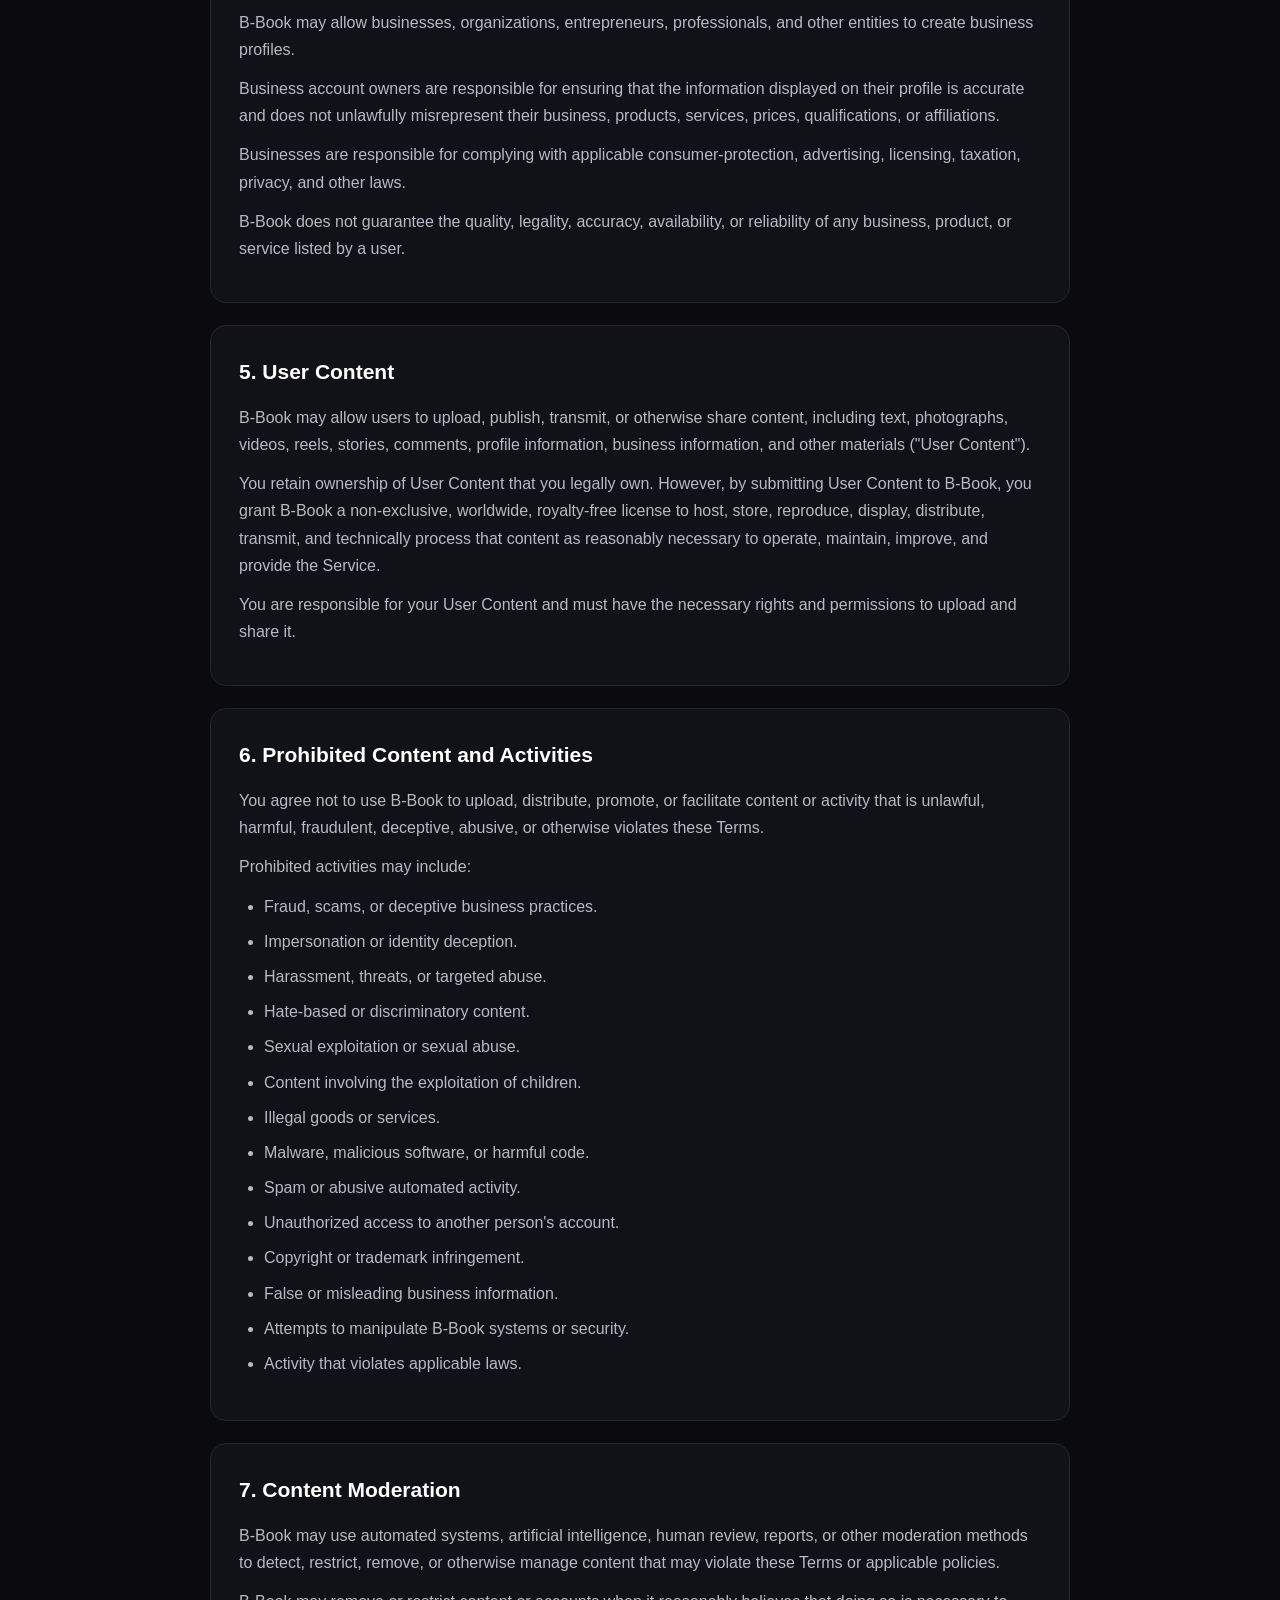
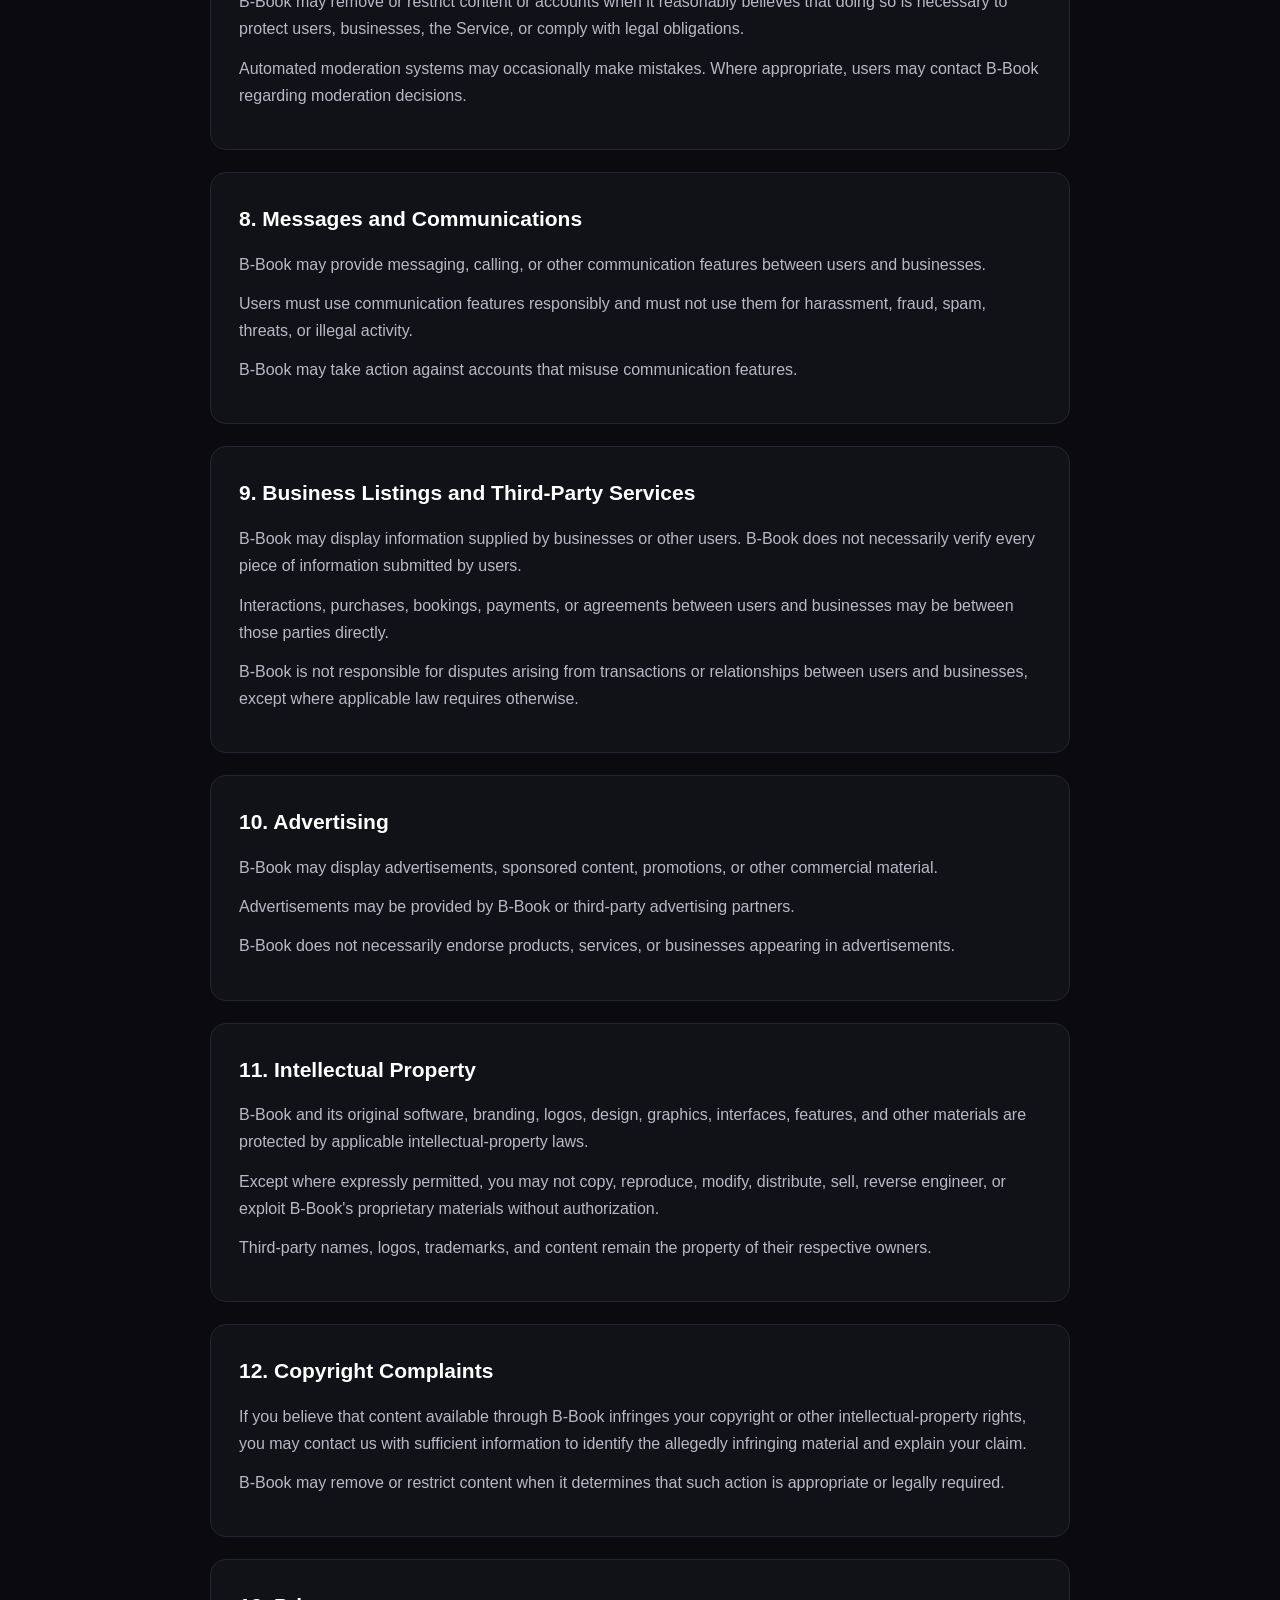
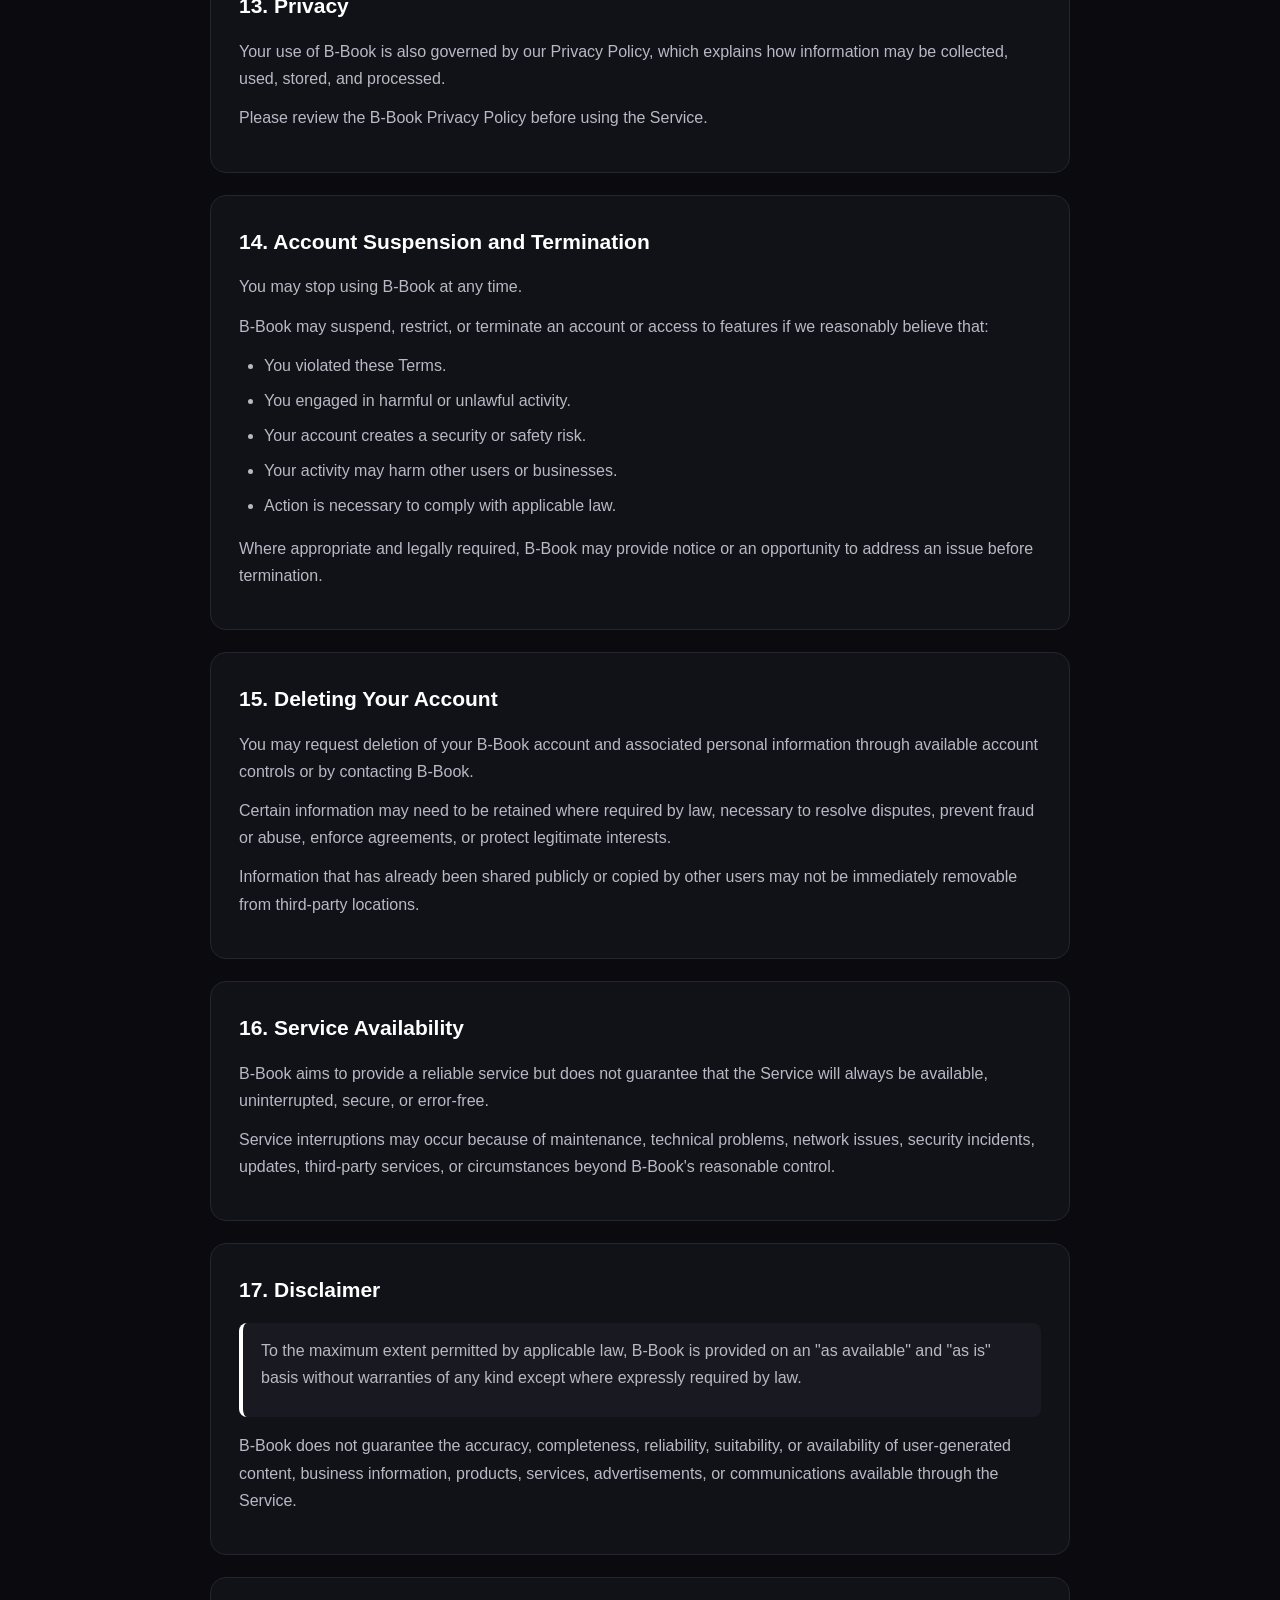
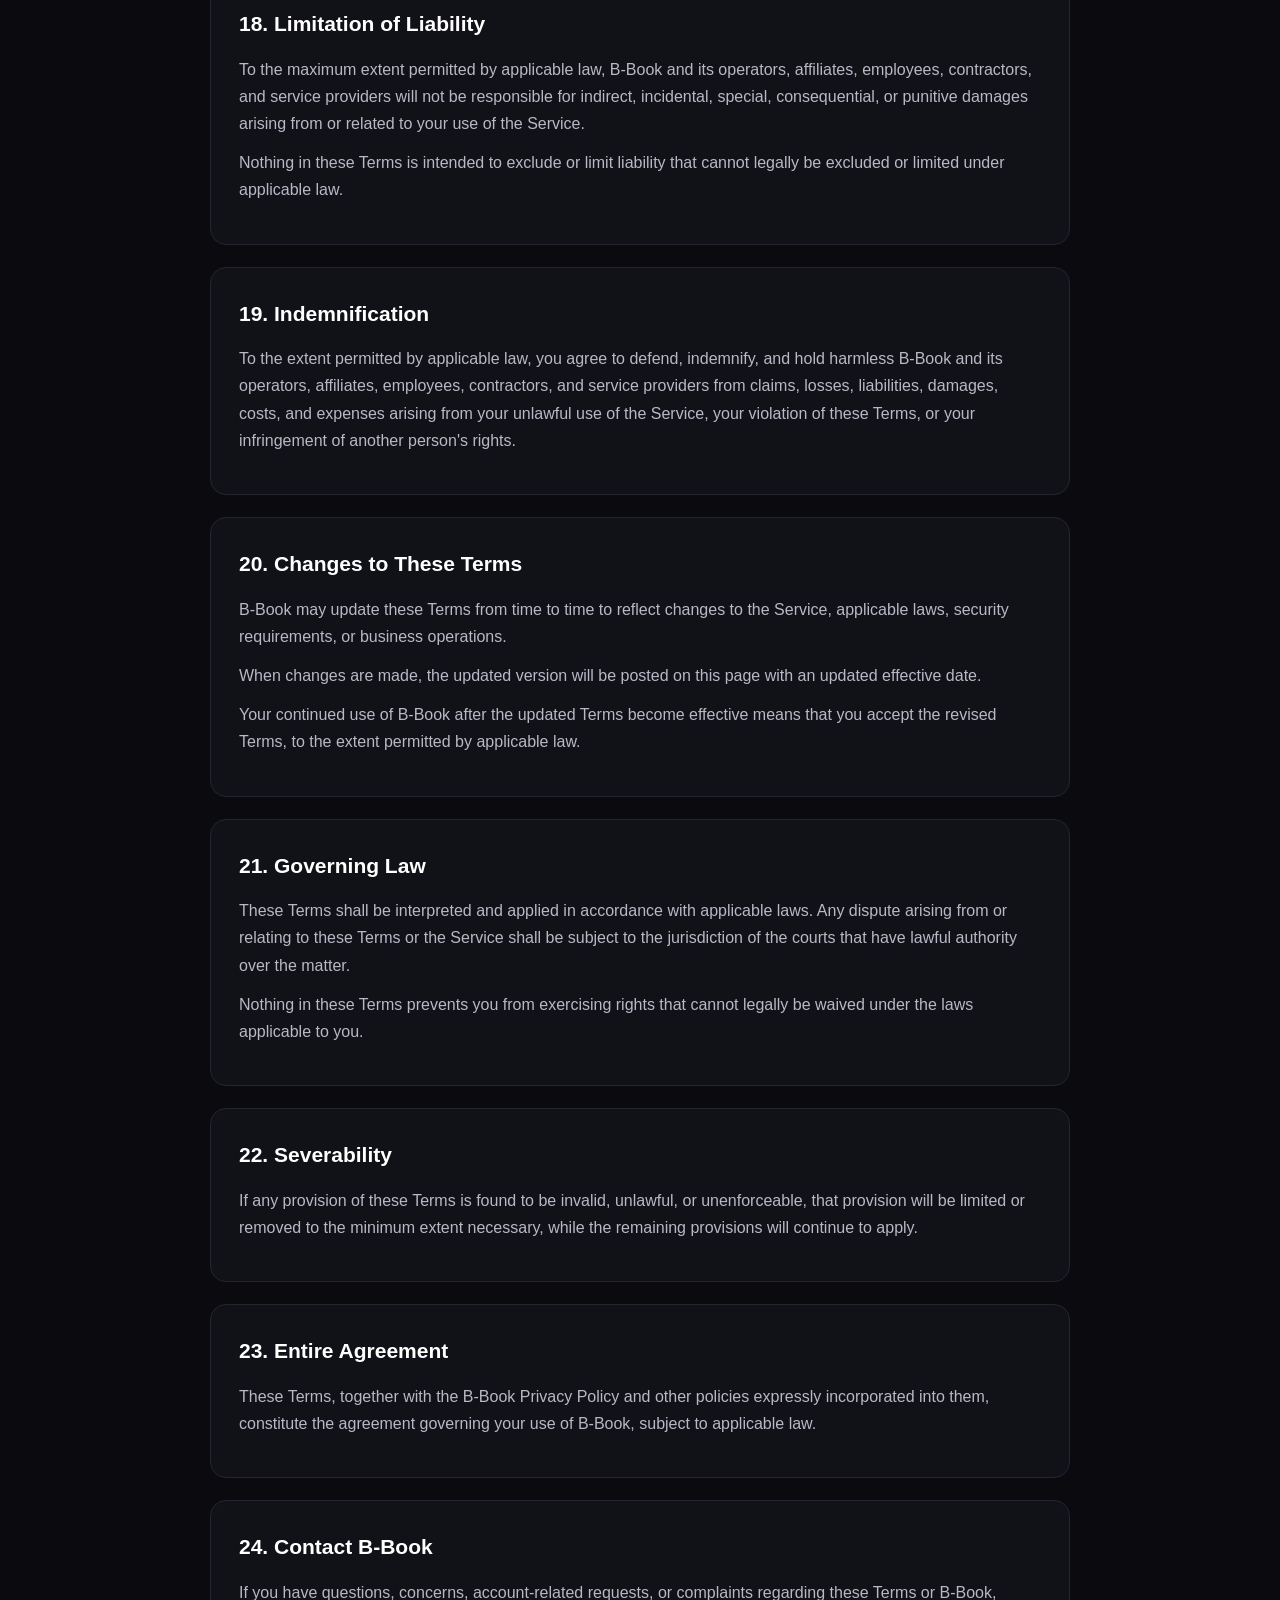
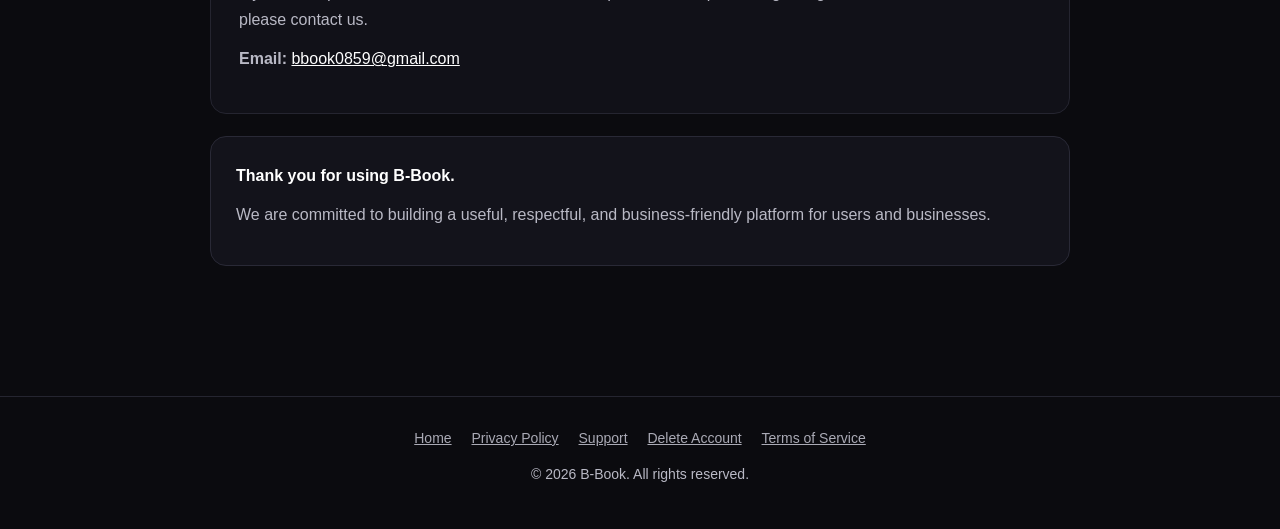
<file: terms.html>
<!DOCTYPE html>
<html lang="en">
<head>
    <meta charset="UTF-8">
    <meta name="viewport" content="width=device-width, initial-scale=1.0">

    <title>B-Book - Terms of Service</title>

    <meta name="description"
          content="B-Book Terms of Service - Rules and conditions for using the B-Book business and social networking platform.">

    <style>
        * {
            box-sizing: border-box;
            margin: 0;
            padding: 0;
        }

        body {
            font-family: Arial, Helvetica, sans-serif;
            background: #0b0b0f;
            color: #e8e8ed;
            line-height: 1.7;
        }

        header {
            background: #111118;
            border-bottom: 1px solid #252530;
            padding: 24px 20px;
            text-align: center;
            position: sticky;
            top: 0;
            z-index: 10;
        }

        .logo {
            width: 58px;
            height: 58px;
            object-fit: contain;
            margin-bottom: 8px;
        }

        header h1 {
            font-size: 30px;
            color: #ffffff;
            margin-bottom: 4px;
        }

        header p {
            color: #9999a8;
            font-size: 14px;
        }

        main {
            max-width: 900px;
            margin: 40px auto;
            padding: 0 20px 60px;
        }

        .intro {
            background: #13131b;
            border: 1px solid #292936;
            border-radius: 16px;
            padding: 25px;
            margin-bottom: 30px;
        }

        .intro strong {
            color: #ffffff;
        }

        section {
            background: #111118;
            border: 1px solid #252530;
            border-radius: 16px;
            padding: 28px;
            margin-bottom: 22px;
        }

        h2 {
            color: #ffffff;
            font-size: 21px;
            margin-bottom: 14px;
        }

        h3 {
            color: #ddddE5;
            font-size: 17px;
            margin: 20px 0 8px;
        }

        p {
            color: #b9b9c5;
            margin-bottom: 12px;
        }

        ul {
            margin: 10px 0 15px 25px;
            color: #b9b9c5;
        }

        li {
            margin-bottom: 8px;
        }

        a {
            color: #ffffff;
            text-decoration: underline;
        }

        .important {
            border-left: 4px solid #ffffff;
            padding: 14px 18px;
            background: #191921;
            border-radius: 8px;
            margin: 15px 0;
        }

        .date {
            color: #8f8f9d;
            font-size: 14px;
        }

        footer {
            text-align: center;
            border-top: 1px solid #252530;
            padding: 30px 20px;
            color: #777783;
            font-size: 14px;
        }

        .footer-links {
            margin-bottom: 12px;
        }

        .footer-links a {
            margin: 0 8px;
            color: #aaaaB5;
        }

        @media (max-width: 600px) {
            header h1 {
                font-size: 25px;
            }

            main {
                margin-top: 25px;
            }

            section {
                padding: 21px;
            }

            h2 {
                font-size: 19px;
            }
        }
    </style>
</head>

<body>

<header>

    <!-- Make sure bbook-logo.png is in the same folder as this file -->
    <img src="bbook-logo.png" alt="B-Book Logo" class="logo">

    <h1>B-Book</h1>
    <p>Terms of Service</p>

</header>


<main>

    <div class="intro">

        <p class="date">
            <strong>Effective Date:</strong> October 6, 2026
        </p>

        <p>
            Welcome to <strong>B-Book</strong>. These Terms of Service
            ("Terms") govern your access to and use of the B-Book mobile
            application, website, features, and related services
            (collectively, the "Service").
        </p>

        <p>
            By creating an account, accessing, or using B-Book, you agree
            to these Terms. If you do not agree with these Terms, please
            do not use the Service.
        </p>

    </div>


    <section>

        <h2>1. About B-Book</h2>

        <p>
            B-Book is a social and business networking platform designed
            to help users discover businesses, interact with business
            profiles, share content, communicate, and connect with
            businesses and other users.
        </p>

        <p>
            B-Book may provide features such as business profiles,
            posts, stories, reels, comments, messaging, discovery,
            search, location-related features, calls or communication
            features, advertisements, and other tools.
        </p>

        <p>
            Features may be added, changed, suspended, or removed over
            time.
        </p>

    </section>


    <section>

        <h2>2. Eligibility</h2>

        <p>
            You may use B-Book only if you are legally permitted to use
            online services under the laws applicable to you.
        </p>

        <p>
            If you are using B-Book on behalf of a business or
            organization, you represent that you have the authority to
            accept these Terms on its behalf.
        </p>

        <p>
            You are responsible for complying with all laws and
            regulations applicable to your use of B-Book.
        </p>

    </section>


    <section>

        <h2>3. Creating an Account</h2>

        <p>
            Some B-Book features may require you to create an account.
            When creating an account, you agree to provide accurate,
            current, and complete information.
        </p>

        <p>You are responsible for:</p>

        <ul>
            <li>Keeping your login credentials secure.</li>
            <li>Maintaining accurate account information.</li>
            <li>All activity performed through your account.</li>
            <li>Immediately notifying B-Book if you believe your account has been compromised.</li>
        </ul>

        <p>
            You must not impersonate another person, business, or
            organization or create an account using information intended
            to deceive other users.
        </p>

    </section>


    <section>

        <h2>4. Business Accounts</h2>

        <p>
            B-Book may allow businesses, organizations, entrepreneurs,
            professionals, and other entities to create business
            profiles.
        </p>

        <p>
            Business account owners are responsible for ensuring that
            the information displayed on their profile is accurate and
            does not unlawfully misrepresent their business, products,
            services, prices, qualifications, or affiliations.
        </p>

        <p>
            Businesses are responsible for complying with applicable
            consumer-protection, advertising, licensing, taxation,
            privacy, and other laws.
        </p>

        <p>
            B-Book does not guarantee the quality, legality, accuracy,
            availability, or reliability of any business, product, or
            service listed by a user.
        </p>

    </section>


    <section>

        <h2>5. User Content</h2>

        <p>
            B-Book may allow users to upload, publish, transmit, or
            otherwise share content, including text, photographs,
            videos, reels, stories, comments, profile information,
            business information, and other materials ("User Content").
        </p>

        <p>
            You retain ownership of User Content that you legally own.
            However, by submitting User Content to B-Book, you grant
            B-Book a non-exclusive, worldwide, royalty-free license to
            host, store, reproduce, display, distribute, transmit, and
            technically process that content as reasonably necessary to
            operate, maintain, improve, and provide the Service.
        </p>

        <p>
            You are responsible for your User Content and must have the
            necessary rights and permissions to upload and share it.
        </p>

    </section>


    <section>

        <h2>6. Prohibited Content and Activities</h2>

        <p>
            You agree not to use B-Book to upload, distribute, promote,
            or facilitate content or activity that is unlawful, harmful,
            fraudulent, deceptive, abusive, or otherwise violates these
            Terms.
        </p>

        <p>Prohibited activities may include:</p>

        <ul>
            <li>Fraud, scams, or deceptive business practices.</li>
            <li>Impersonation or identity deception.</li>
            <li>Harassment, threats, or targeted abuse.</li>
            <li>Hate-based or discriminatory content.</li>
            <li>Sexual exploitation or sexual abuse.</li>
            <li>Content involving the exploitation of children.</li>
            <li>Illegal goods or services.</li>
            <li>Malware, malicious software, or harmful code.</li>
            <li>Spam or abusive automated activity.</li>
            <li>Unauthorized access to another person's account.</li>
            <li>Copyright or trademark infringement.</li>
            <li>False or misleading business information.</li>
            <li>Attempts to manipulate B-Book systems or security.</li>
            <li>Activity that violates applicable laws.</li>
        </ul>

    </section>


    <section>

        <h2>7. Content Moderation</h2>

        <p>
            B-Book may use automated systems, artificial intelligence,
            human review, reports, or other moderation methods to detect,
            restrict, remove, or otherwise manage content that may violate
            these Terms or applicable policies.
        </p>

        <p>
            B-Book may remove or restrict content or accounts when it
            reasonably believes that doing so is necessary to protect
            users, businesses, the Service, or comply with legal
            obligations.
        </p>

        <p>
            Automated moderation systems may occasionally make mistakes.
            Where appropriate, users may contact B-Book regarding
            moderation decisions.
        </p>

    </section>


    <section>

        <h2>8. Messages and Communications</h2>

        <p>
            B-Book may provide messaging, calling, or other communication
            features between users and businesses.
        </p>

        <p>
            Users must use communication features responsibly and must
            not use them for harassment, fraud, spam, threats, or illegal
            activity.
        </p>

        <p>
            B-Book may take action against accounts that misuse
            communication features.
        </p>

    </section>


    <section>

        <h2>9. Business Listings and Third-Party Services</h2>

        <p>
            B-Book may display information supplied by businesses or
            other users. B-Book does not necessarily verify every piece
            of information submitted by users.
        </p>

        <p>
            Interactions, purchases, bookings, payments, or agreements
            between users and businesses may be between those parties
            directly.
        </p>

        <p>
            B-Book is not responsible for disputes arising from
            transactions or relationships between users and businesses,
            except where applicable law requires otherwise.
        </p>

    </section>


    <section>

        <h2>10. Advertising</h2>

        <p>
            B-Book may display advertisements, sponsored content,
            promotions, or other commercial material.
        </p>

        <p>
            Advertisements may be provided by B-Book or third-party
            advertising partners.
        </p>

        <p>
            B-Book does not necessarily endorse products, services, or
            businesses appearing in advertisements.
        </p>

    </section>


    <section>

        <h2>11. Intellectual Property</h2>

        <p>
            B-Book and its original software, branding, logos, design,
            graphics, interfaces, features, and other materials are
            protected by applicable intellectual-property laws.
        </p>

        <p>
            Except where expressly permitted, you may not copy,
            reproduce, modify, distribute, sell, reverse engineer, or
            exploit B-Book's proprietary materials without authorization.
        </p>

        <p>
            Third-party names, logos, trademarks, and content remain the
            property of their respective owners.
        </p>

    </section>


    <section>

        <h2>12. Copyright Complaints</h2>

        <p>
            If you believe that content available through B-Book infringes
            your copyright or other intellectual-property rights, you may
            contact us with sufficient information to identify the
            allegedly infringing material and explain your claim.
        </p>

        <p>
            B-Book may remove or restrict content when it determines that
            such action is appropriate or legally required.
        </p>

    </section>


    <section>

        <h2>13. Privacy</h2>

        <p>
            Your use of B-Book is also governed by our Privacy Policy,
            which explains how information may be collected, used,
            stored, and processed.
        </p>

        <p>
            Please review the B-Book Privacy Policy before using the
            Service.
        </p>

    </section>


    <section>

        <h2>14. Account Suspension and Termination</h2>

        <p>
            You may stop using B-Book at any time.
        </p>

        <p>
            B-Book may suspend, restrict, or terminate an account or
            access to features if we reasonably believe that:
        </p>

        <ul>
            <li>You violated these Terms.</li>
            <li>You engaged in harmful or unlawful activity.</li>
            <li>Your account creates a security or safety risk.</li>
            <li>Your activity may harm other users or businesses.</li>
            <li>Action is necessary to comply with applicable law.</li>
        </ul>

        <p>
            Where appropriate and legally required, B-Book may provide
            notice or an opportunity to address an issue before
            termination.
        </p>

    </section>


    <section>

        <h2>15. Deleting Your Account</h2>

        <p>
            You may request deletion of your B-Book account and
            associated personal information through available account
            controls or by contacting B-Book.
        </p>

        <p>
            Certain information may need to be retained where required
            by law, necessary to resolve disputes, prevent fraud or
            abuse, enforce agreements, or protect legitimate interests.
        </p>

        <p>
            Information that has already been shared publicly or copied
            by other users may not be immediately removable from
            third-party locations.
        </p>

    </section>


    <section>

        <h2>16. Service Availability</h2>

        <p>
            B-Book aims to provide a reliable service but does not
            guarantee that the Service will always be available,
            uninterrupted, secure, or error-free.
        </p>

        <p>
            Service interruptions may occur because of maintenance,
            technical problems, network issues, security incidents,
            updates, third-party services, or circumstances beyond
            B-Book's reasonable control.
        </p>

    </section>


    <section>

        <h2>17. Disclaimer</h2>

        <div class="important">

            <p>
                To the maximum extent permitted by applicable law,
                B-Book is provided on an "as available" and "as is"
                basis without warranties of any kind except where
                expressly required by law.
            </p>

        </div>

        <p>
            B-Book does not guarantee the accuracy, completeness,
            reliability, suitability, or availability of user-generated
            content, business information, products, services,
            advertisements, or communications available through the
            Service.
        </p>

    </section>


    <section>

        <h2>18. Limitation of Liability</h2>

        <p>
            To the maximum extent permitted by applicable law, B-Book
            and its operators, affiliates, employees, contractors, and
            service providers will not be responsible for indirect,
            incidental, special, consequential, or punitive damages
            arising from or related to your use of the Service.
        </p>

        <p>
            Nothing in these Terms is intended to exclude or limit
            liability that cannot legally be excluded or limited under
            applicable law.
        </p>

    </section>


    <section>

        <h2>19. Indemnification</h2>

        <p>
            To the extent permitted by applicable law, you agree to
            defend, indemnify, and hold harmless B-Book and its
            operators, affiliates, employees, contractors, and service
            providers from claims, losses, liabilities, damages, costs,
            and expenses arising from your unlawful use of the Service,
            your violation of these Terms, or your infringement of
            another person's rights.
        </p>

    </section>


    <section>

        <h2>20. Changes to These Terms</h2>

        <p>
            B-Book may update these Terms from time to time to reflect
            changes to the Service, applicable laws, security
            requirements, or business operations.
        </p>

        <p>
            When changes are made, the updated version will be posted on
            this page with an updated effective date.
        </p>

        <p>
            Your continued use of B-Book after the updated Terms become
            effective means that you accept the revised Terms, to the
            extent permitted by applicable law.
        </p>

    </section>


    <section>

        <h2>21. Governing Law</h2>

        <p>
            These Terms shall be interpreted and applied in accordance
            with applicable laws. Any dispute arising from or relating
            to these Terms or the Service shall be subject to the
            jurisdiction of the courts that have lawful authority over
            the matter.
        </p>

        <p>
            Nothing in these Terms prevents you from exercising rights
            that cannot legally be waived under the laws applicable to
            you.
        </p>

    </section>


    <section>

        <h2>22. Severability</h2>

        <p>
            If any provision of these Terms is found to be invalid,
            unlawful, or unenforceable, that provision will be limited
            or removed to the minimum extent necessary, while the
            remaining provisions will continue to apply.
        </p>

    </section>


    <section>

        <h2>23. Entire Agreement</h2>

        <p>
            These Terms, together with the B-Book Privacy Policy and
            other policies expressly incorporated into them, constitute
            the agreement governing your use of B-Book, subject to
            applicable law.
        </p>

    </section>


    <section>

        <h2>24. Contact B-Book</h2>

        <p>
            If you have questions, concerns, account-related requests,
            or complaints regarding these Terms or B-Book, please
            contact us.
        </p>

        <p>
            <strong>Email:</strong>
            <a href="mailto:bbook0859@gmail.com">
                bbook0859@gmail.com
            </a>
        </p>

    </section>


    <div class="intro">

        <p>
            <strong>Thank you for using B-Book.</strong>
        </p>

        <p>
            We are committed to building a useful, respectful, and
            business-friendly platform for users and businesses.
        </p>

    </div>

</main>


<footer>

    <div class="footer-links">

        <a href="index.html">Home</a>

        <a href="privacy.html">Privacy Policy</a>

        <a href="support.html">Support</a>

        <a href="delete-account.html">Delete Account</a>

        <a href="terms.html">Terms of Service</a>

    </div>

    <p>
        © 2026 B-Book. All rights reserved.
    </p>

</footer>

</body>
</html>
</file>
<file: css/style.css>
:root{--bg:#08090c;--panel:#111319;--panel2:#171922;--text:#f5f7fb;--muted:#9da3b1;--line:#272b36;--accent:#fff;--shadow:0 25px 80px rgba(0,0,0,.45)}
*{box-sizing:border-box}html{scroll-behavior:smooth}body{margin:0;background:radial-gradient(circle at 75% 5%,#202432 0,transparent 30%),var(--bg);color:var(--text);font-family:Inter,ui-sans-serif,system-ui,-apple-system,BlinkMacSystemFont,"Segoe UI",sans-serif;line-height:1.6}a{color:inherit;text-decoration:none}.nav{height:76px;display:flex;align-items:center;justify-content:space-between;max-width:1180px;margin:auto;padding:0 24px;border-bottom:1px solid rgba(255,255,255,.05)}.brand{display:flex;align-items:center;gap:10px;font-weight:800;font-size:20px;letter-spacing:-.5px}.brand-mark{width:35px;height:35px;border:1px solid #5e6472;border-radius:11px;display:grid;place-items:center;font-weight:900;background:#151821}.nav nav{display:flex;gap:30px;color:#aeb3bf;font-size:14px}.nav nav a:hover,.footer-links a:hover{color:#fff}.nav-btn{border:1px solid #444957;padding:9px 15px;border-radius:10px;font-size:13px}.hero{max-width:1180px;margin:0 auto;padding:100px 24px 85px;display:grid;grid-template-columns:1.15fr .85fr;gap:60px;align-items:center}.eyebrow{font-size:11px;font-weight:800;letter-spacing:2.3px;color:#9da3b1;margin-bottom:17px}.hero h1,.page h1{font-size:clamp(48px,7vw,82px);line-height:1.02;letter-spacing:-4px;margin:0 0 25px}.hero h1 span{color:#8e95a5}.hero p,.lead{font-size:18px;color:var(--muted);max-width:650px}.hero-actions{display:flex;gap:12px;margin:30px 0}.primary-btn,.secondary-btn,.play-btn{display:inline-flex;align-items:center;justify-content:center;border-radius:11px;padding:13px 19px;font-weight:750;font-size:14px}.primary-btn,.play-btn{background:#f4f5f7;color:#090a0d}.secondary-btn{border:1px solid #353946;color:#d9dce3}.mini-proof{color:#767d8b;font-size:12px}.mini-proof span{color:#dfe2e8}.phone-wrap{display:flex;justify-content:center}.phone{width:285px;min-height:540px;border:7px solid #252833;border-radius:38px;background:#0d0f14;padding:17px;box-shadow:var(--shadow);transform:rotate(3deg)}.phone-top{display:flex;justify-content:space-between;font-size:9px;color:#858b98}.app-logo{width:48px;height:48px;border-radius:15px;border:1px solid #474c59;display:grid;place-items:center;font-size:24px;font-weight:900;margin:25px 0 8px}.phone h3{margin:0 0 13px}.search{background:#181b24;border:1px solid #272b35;color:#727988;padding:10px;border-radius:10px;font-size:10px}.story-row{display:flex;gap:6px;margin:12px 0}.story-row i{font-style:normal;font-size:8px;padding:7px 9px;border:1px solid #303441;border-radius:99px;color:#9da3b0}.mock-card{background:#171a22;border:1px solid #272b35;border-radius:15px;padding:10px;margin-top:12px}.mock-image{height:140px;border-radius:11px;background:linear-gradient(135deg,#303541,#111319);display:grid;place-items:center;font-size:42px;font-weight:900;margin-bottom:10px}.mock-card b{display:block;font-size:11px}.mock-card small{font-size:9px;color:#747b89}.mock-actions{font-size:14px;margin-top:10px;color:#9da3b0}.small-card{padding:15px}.stats{max-width:1132px;margin:0 auto 90px;border-top:1px solid var(--line);border-bottom:1px solid var(--line);display:grid;grid-template-columns:repeat(4,1fr)}.stats div{padding:25px;border-right:1px solid var(--line)}.stats div:last-child{border:0}.stats strong{display:block;font-size:25px}.stats span{color:#777e8d;font-size:12px}.section,.page{max-width:1180px;margin:auto;padding:80px 24px}.section-heading{max-width:760px}.section h2,.business-banner h2,.download h2{font-size:clamp(32px,5vw,54px);line-height:1.08;letter-spacing:-2px;margin:0 0 18px}.feature-grid{display:grid;grid-template-columns:repeat(3,1fr);gap:14px;margin-top:45px}.feature-grid article{background:linear-gradient(145deg,#14171f,#0f1117);border:1px solid var(--line);border-radius:17px;padding:26px;min-height:180px}.feature-grid article>span{display:grid;place-items:center;width:38px;height:38px;border-radius:10px;background:#20242e;margin-bottom:25px}.feature-grid h3{margin:0 0 7px}.feature-grid p{margin:0;color:#858c9a;font-size:14px}.business-banner{max-width:1132px;margin:70px auto;padding:55px;border:1px solid var(--line);border-radius:25px;background:linear-gradient(120deg,#161923,#0d0f14);display:flex;justify-content:space-between;align-items:center;gap:30px}.business-banner p{color:#888f9d;max-width:600px}.download{padding:100px 24px}.download-box{max-width:850px;text-align:center;margin:auto;border:1px solid #303440;border-radius:28px;padding:65px 30px;background:radial-gradient(circle at 50% 0,#232735,transparent 55%),#11131a}.download-box p{max-width:620px;margin:0 auto 25px;color:#9198a6}.download-box small{display:block;color:#646b78;margin-top:13px;font-size:11px}.play-btn{margin-top:5px}.page{min-height:75vh}.page h1{max-width:900px}.cta-strip,.contact-card{margin-top:55px;padding:35px;border:1px solid var(--line);border-radius:20px;background:#11131a;display:flex;justify-content:space-between;align-items:center;gap:25px}.cta-strip h2{margin:0;font-size:27px}.legal{max-width:850px;margin:auto;padding:75px 24px;min-height:75vh}.legal h1{font-size:56px;letter-spacing:-3px}.legal h2{margin-top:40px}.legal p{color:#a1a7b4}.updated{font-size:13px!important;color:#6f7684!important}.notice{margin-top:35px;padding:18px;border:1px solid #414652;border-radius:12px;background:#151820;color:#aeb4c0;font-size:13px}.narrow{max-width:900px}.steps{display:grid;grid-template-columns:repeat(3,1fr);gap:14px;margin-top:40px}.steps>div{border:1px solid var(--line);padding:25px;border-radius:17px;background:#11131a}.steps b{font-size:12px;color:#7e8593}.steps h3{margin-bottom:5px}.steps p{color:#858c9a;font-size:14px}.faq{margin-top:40px}.faq details{border-bottom:1px solid var(--line);padding:20px 0}.faq summary{cursor:pointer;font-weight:700}.faq p{color:#858c9a}.contact-card{display:block}.contact-card h2{margin-top:0}.contact-card p{color:#858c9a}footer{max-width:1132px;margin:auto;padding:35px 24px 55px;border-top:1px solid var(--line);color:#626977;font-size:12px}.footer-top{display:flex;justify-content:space-between;align-items:center;margin-bottom:25px}.footer-links{display:flex;gap:20px}@media(max-width:800px){.nav nav{display:none}.hero{grid-template-columns:1fr;padding-top:65px}.phone-wrap{margin-top:20px}.stats{grid-template-columns:repeat(2,1fr);margin-left:24px;margin-right:24px}.stats div:nth-child(2){border-right:0}.feature-grid{grid-template-columns:1fr 1fr}.business-banner{margin:30px 24px;padding:35px;display:block}.business-banner .primary-btn{margin-top:15px}.steps{grid-template-columns:1fr}.footer-top{display:block}.footer-links{margin-top:20px;flex-wrap:wrap}.hero h1,.page h1{letter-spacing:-2.5px}}@media(max-width:500px){.feature-grid{grid-template-columns:1fr}.nav{padding:0 16px}.nav-btn{display:none}.hero{padding-left:18px;padding-right:18px}.stats{margin-left:18px;margin-right:18px}.legal h1{font-size:42px}}
.brand-logo {
  width: 42px;
  height: 42px;
  flex-shrink: 0;
  display: block;
}

.brand {
  display: flex;
  align-items: center;
  gap: 10px;
}
.brand-logo {
  width: 42px;
  height: 42px;
  flex-shrink: 0;
  display: block;
}
</file>
